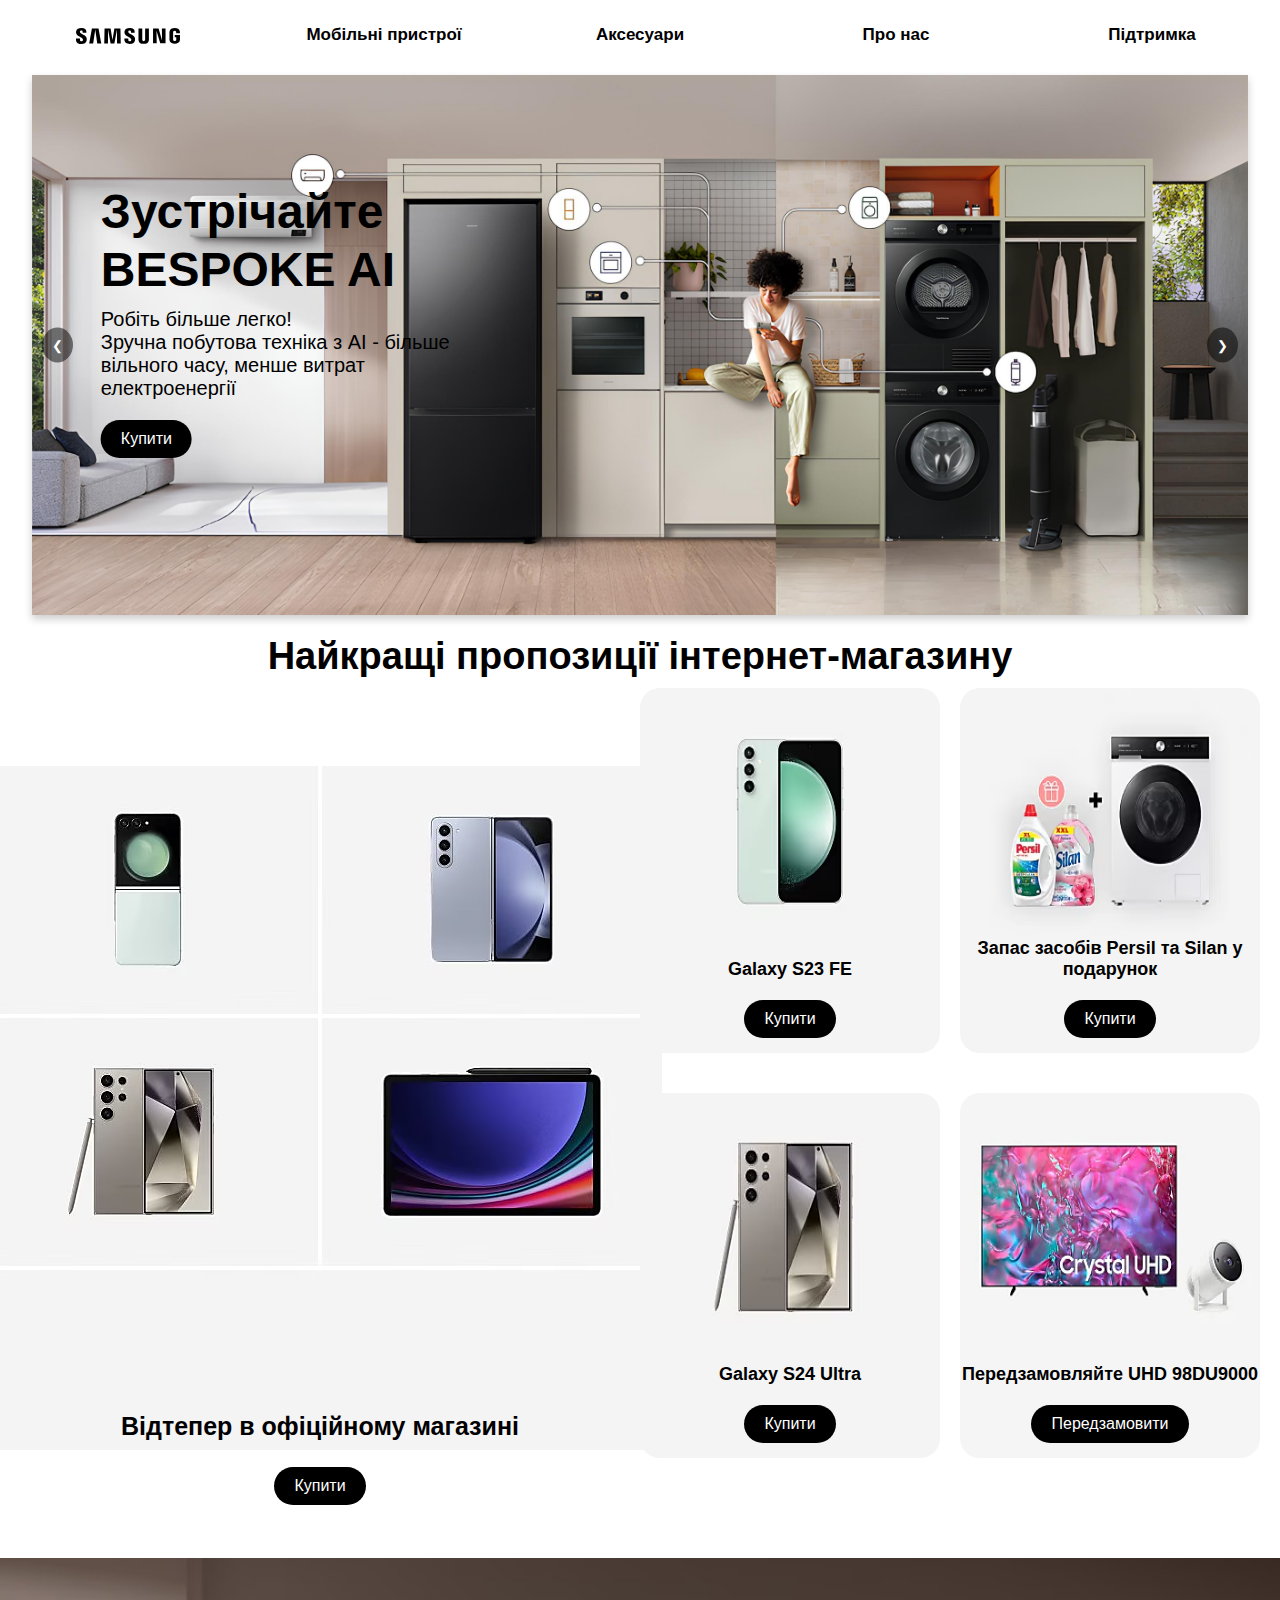
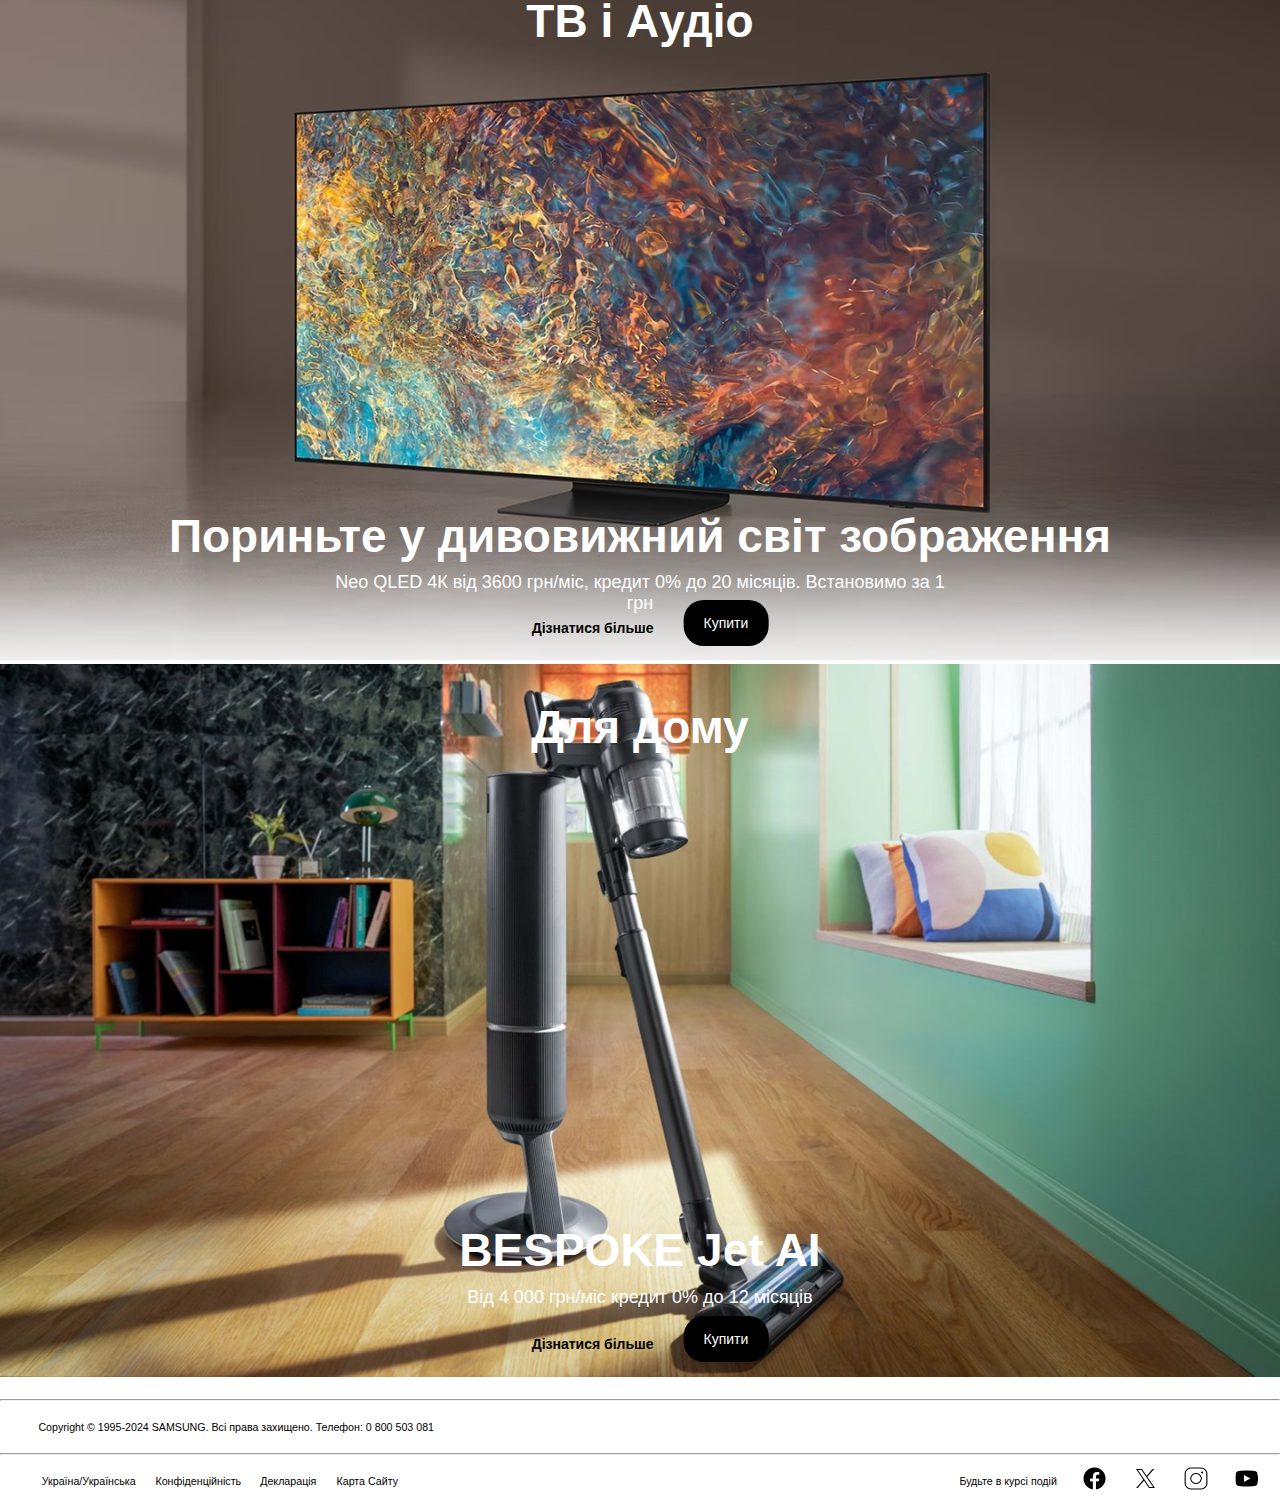
<file: index.html>
<!DOCTYPE html>
<html lang="en">
<head>
    <meta charset="UTF-8">
    <meta name="viewport" content="width=device-width, initial-scale=1.0">
    <title>Samsung</title>
    <link href="https://fonts.cdnfonts.com/css/samsung-sans-4?styles=16048,29956,29957,29955,29954" rel="stylesheet">
    <link href="https://fonts.cdnfonts.com/css/samsungone?styles=20623,20624,20625" rel="stylesheet">
    <link rel="stylesheet" href="style.css">           
</head>
<body>

    <header>
    <section class="section section--nav">
        <nav class="navbar" style="margin-top: 10px; margin-bottom: 5px;">
                <a class="logo" href="index.html"><svg class="icon" xmlns="http://www.w3.org/2000/svg" width="120" height="32" viewBox="0 0 120 32">
                    <rect id="Clear_space" width="120" height="32" fill="none"></rect>
                    <path id="Logo_ratio" d="M0,11.651V10.511H3.994v1.45a1.334,1.334,0,0,0,1.494,1.346A1.3,1.3,0,0,0,6.932,12.3a1.833,1.833,0,0,0-.026-1.113C6.133,9.243.851,8.363.18,5.333a5.347,5.347,0,0,1-.025-2.02C.567.88,2.705,0,5.359,0c2.113,0,5.025.492,5.025,3.754V4.816H6.674V3.884A1.275,1.275,0,0,0,5.282,2.537a1.25,1.25,0,0,0-1.365,1.01,2.021,2.021,0,0,0,.026.777c.437,1.734,6.081,2.667,6.7,5.8a6.943,6.943,0,0,1,.025,2.46C10.307,15.068,8.091,16,5.412,16,2.6,16,0,14.99,0,11.651ZM48.392,11.6V10.46h3.943v1.424A1.312,1.312,0,0,0,53.8,13.23a1.286,1.286,0,0,0,1.443-.984,1.759,1.759,0,0,0-.025-1.088c-.748-1.915-5.979-2.8-6.648-5.825a5.215,5.215,0,0,1-.026-1.994C48.959.932,51.1.052,53.7.052c2.088,0,4.973.518,4.973,3.728V4.816H54.989V3.91a1.268,1.268,0,0,0-1.365-1.346,1.2,1.2,0,0,0-1.34.984,2.017,2.017,0,0,0,.025.777c.412,1.734,6,2.641,6.623,5.747a6.806,6.806,0,0,1,.025,2.434c-.361,2.486-2.551,3.392-5.2,3.392C50.97,15.9,48.392,14.887,48.392,11.6Zm14.121.545a5.876,5.876,0,0,1-.025-.985V.44H66.25V11.495a4.111,4.111,0,0,0,.025.57,1.468,1.468,0,0,0,2.835,0,3.97,3.97,0,0,0,.026-.57V.44H72.9V11.158c0,.285-.026.829-.026.985-.257,2.8-2.448,3.7-5.179,3.7S62.771,14.938,62.513,12.143Zm30.974-.156A7.808,7.808,0,0,1,93.435,11V4.712c0-.259.025-.725.051-.985C93.821.932,96.063.052,98.717.052c2.629,0,4.947.88,5.206,3.676a7.185,7.185,0,0,1,.025.985V5.2h-3.762V4.376a3.1,3.1,0,0,0-.051-.57,1.553,1.553,0,0,0-2.964,0,3.088,3.088,0,0,0-.051.7V11.34a4.17,4.17,0,0,0,.026.57A1.472,1.472,0,0,0,98.717,13a1.406,1.406,0,0,0,1.52-1.087,2.09,2.09,0,0,0,.026-.57V9.165h-1.52V6.99H104V11a7.674,7.674,0,0,1-.052.984c-.257,2.718-2.6,3.676-5.231,3.676S93.744,14.705,93.487,11.987ZM41.049,15.378l-.1-13.825L38.369,15.378H34.607L32.055,1.553l-.1,13.825H28.242L28.551.466h6.056l1.881,11.651L38.369.466h6.055l.335,14.912Zm-19.79,0L19.249,1.553,17.187,15.378H13.168L15.9.466h6.623l2.732,14.912Zm62.977-.155L80.5,2.822l.206,12.4H77.046V.466h5.514l3.5,12.013L85.859.466h3.685V15.224Z" transform="translate(8 8)"></path>
                </svg></a>
                <a class="nav--a" href="mobile.html">Мобільні пристрої</a></li>
                <a class="nav--a" href="accessories.html">Аксесуари</a></li>
                <a class="nav--a" href="about.html">Про нас</a></li>
                <a class="nav--a" href="help.html">Підтримка</a></li>

            </nav>
    </section>
</header>


<main>

    <div id="scroll-to-top-button">
        <button class="back"><img src="img/footer/back-removebg-preview.png" alt=""></button>
      </div>

      

    <div class="carousel">
        <div class="carousel-inner">
            <div class="carousel-item active">
                <img src="img/index/1440x640_DA_One-20240328-1302221.jpg" alt="Image 2">
                <div class="carousel-content">
                    <p class="carousel-title">Зустрічайте <br> BESPOKE AI</p>
                    <p class="carousel-text">Робіть більше легко! <br>
                       Зручна побутова техніка з АІ - більше <br>
                       вільного часу, менше витрат <br>
                       електроенергії 
                    </p>
                    <button class="carousel-buy">Купити</button>
                </div>
            </div>
            <div class="carousel-item">
                <img src="img/index/1440x640_1.4.jpg" alt="Image 1">
                <div style="margin-left: 50px;" class="carousel-content">
                    <p style="color: white;" class="carousel-title">Зробіть кожну мить<br>кращою</p>
                    <p style="color: white;" class="carousel-text">Нова ера телевізорів Samsing AI TV</p>
                    <button class="carousel-buy-white">Купити</button>
                </div>
            </div>
            
            <div class="carousel-item">
                <img src="img/index/image-2024-05-29-14-10-35-014.png" alt="Image 4">
                <div class="carousel-content">
                    <p class="carousel-title" style="font-size: 36px;">Побутова техніка <br>Bespoke AI вітає <br>"Думками навиворіт 2"</p>
                    <p class="carousel-text">Зустрічайте нашу колаборацію з нофим фільмом <br>
                       Disney та Pixar</p>
                    <button class="carousel-buy">Дізнатися більше</button>
                </div>
            </div>
        </div>
        <button class="carousel-button prev" onclick="prevSlide()">❮</button>
        <button class="carousel-button next" onclick="nextSlide()">❯</button>
    </div>
    <script src="script.js"></script>

    <p class="title" style="margin-top: 20px; margin-bottom: 10px;">Найкращі пропозиції інтернет-магазину</p>

    <div class="proposals">
        <div class="proposals-official">
            <img src="img/index/photo_5341753596468911217_x.avif" alt="">
            <p class="official-text">Відтепер в офіційному магазині</p>
            <button class="official-button" >Купити</button>
        </div>
        <div class="proposals-products">
            <div class="block1">
                <div class="container">
                    <img src="img/index/330x330_S23FE1.avif" alt="" >
                    <p class="official-text">Galaxy S23 FE</p>
                    <button class="proposals-button">Купити</button>
                </div>
                <div class="container">
                    <img src="img/index/330x330_Persil_Silan.avif" alt="">
                    <p class="official-text">Запас засобів Persil та Silan у <br>подарунок</p>
                    <button class="proposals-button">Купити</button>
                </div>
            </div>
            <div class="block2">
                <div class="container">
                    <img src="img/index/photo_5341753596468911215_x.avif" alt="">
                    <p class="official-text">Galaxy S24 Ultra</p>
                    <button class="proposals-button">Купити</button>
                </div>
                <div class="container">
                    <img src="img/index/330x330_98_inch1.webp" alt="">
                    <p class="official-text">Передзамовляйте UHD 98DU9000</p>
                    <button class="proposals-button">Передзамовити</button>
                </div>
            </div>
        </div>    
    </div>
 

    <div class="products-container">
        <div class="product">
            <img src="img/index/neoqled8k.jpg" alt="">
            <p class="product-title top">ТВ і Аудіо</p>
            <p class="product-title bottom">Пориньте у дивовижний світ зображення</p>
            <p class="product-text">Neo QLED 4К від 3600 грн/міс, кредит 0% до 20 місяців. Встановимо за 1 грн</p>
            <div class="actions">
                <a class="more" href="">Дізнатися більше</a>
                <button class="product-button">Купити</button>
            </div>
        </div>
        <div class="product">
            <img src="img/index/vacuum1.jpg" alt="">
            <p class="product-title top">Для дому</p>
            <p class="product-title bottom">BESPOKE Jet AI</p>
            <p class="product-text">Від 4 000 грн/міс кредит 0% до 12 місяців</p>
            <div class="actions">
                <a class="more" href="">Дізнатися більше</a>
                <button class="product-button">Купити</button>
            </div>
        </div>
    </div>
</main>
<br>

<footer>
    <hr>
    <p class="footer-copyright">Copyright © 1995-2024 SAMSUNG. Всі права захищено. Телефон:  0 800 503 081</p>
    <hr>
    <div class="footer-language-wrap">
        <div class="footer-language">
            <a href="" style="text-decoration: none;"><p class="footer-copyright">Україна/Українська</p></a>
        </div>
        <div class="footer-terms">
            <ul class="terms">
                <li class="terms-li">
                    <a href="https://www.samsung.com/ua/info/privacy/"><p class="footer-copyright">Конфіденційність</p></a>
                </li>
                <li class="terms-li">
                    <a href="https://www.samsung.com/ua/info/legal/"><p class="footer-copyright">Декларація</p></a>
                </li>
                <li class="terms-li">
                    <a href="https://www.samsung.com/ua/info/sitemap/"><p class="footer-copyright">Карта Сайту</p></a>
                </li>
            </ul>
        </div>
        <div class="footer-sns">
            <p class="footer-copyright">Будьте в курсі подій</p>
            <a href="https://www.facebook.com/SamsungUkraine/"><img src="img/footer/icons8-facebook-новый-50.png" alt=""></a>
            <a href="https://twitter.com/samsungukraine"><img src="img/footer/icons8-твиттерх-50.png" alt=""></a>
            <a href="https://www.instagram.com/samsungua/"><img src="img/footer/icons8-instagram-50.png" alt=""></a>
            <a href="https://www.youtube.com/user/SamsungUkraine/"><img src="img/footer/icons8-youtube-50.png" alt=""></a>

        </div>
    </div>
</footer>
</body>
</html>
</file>
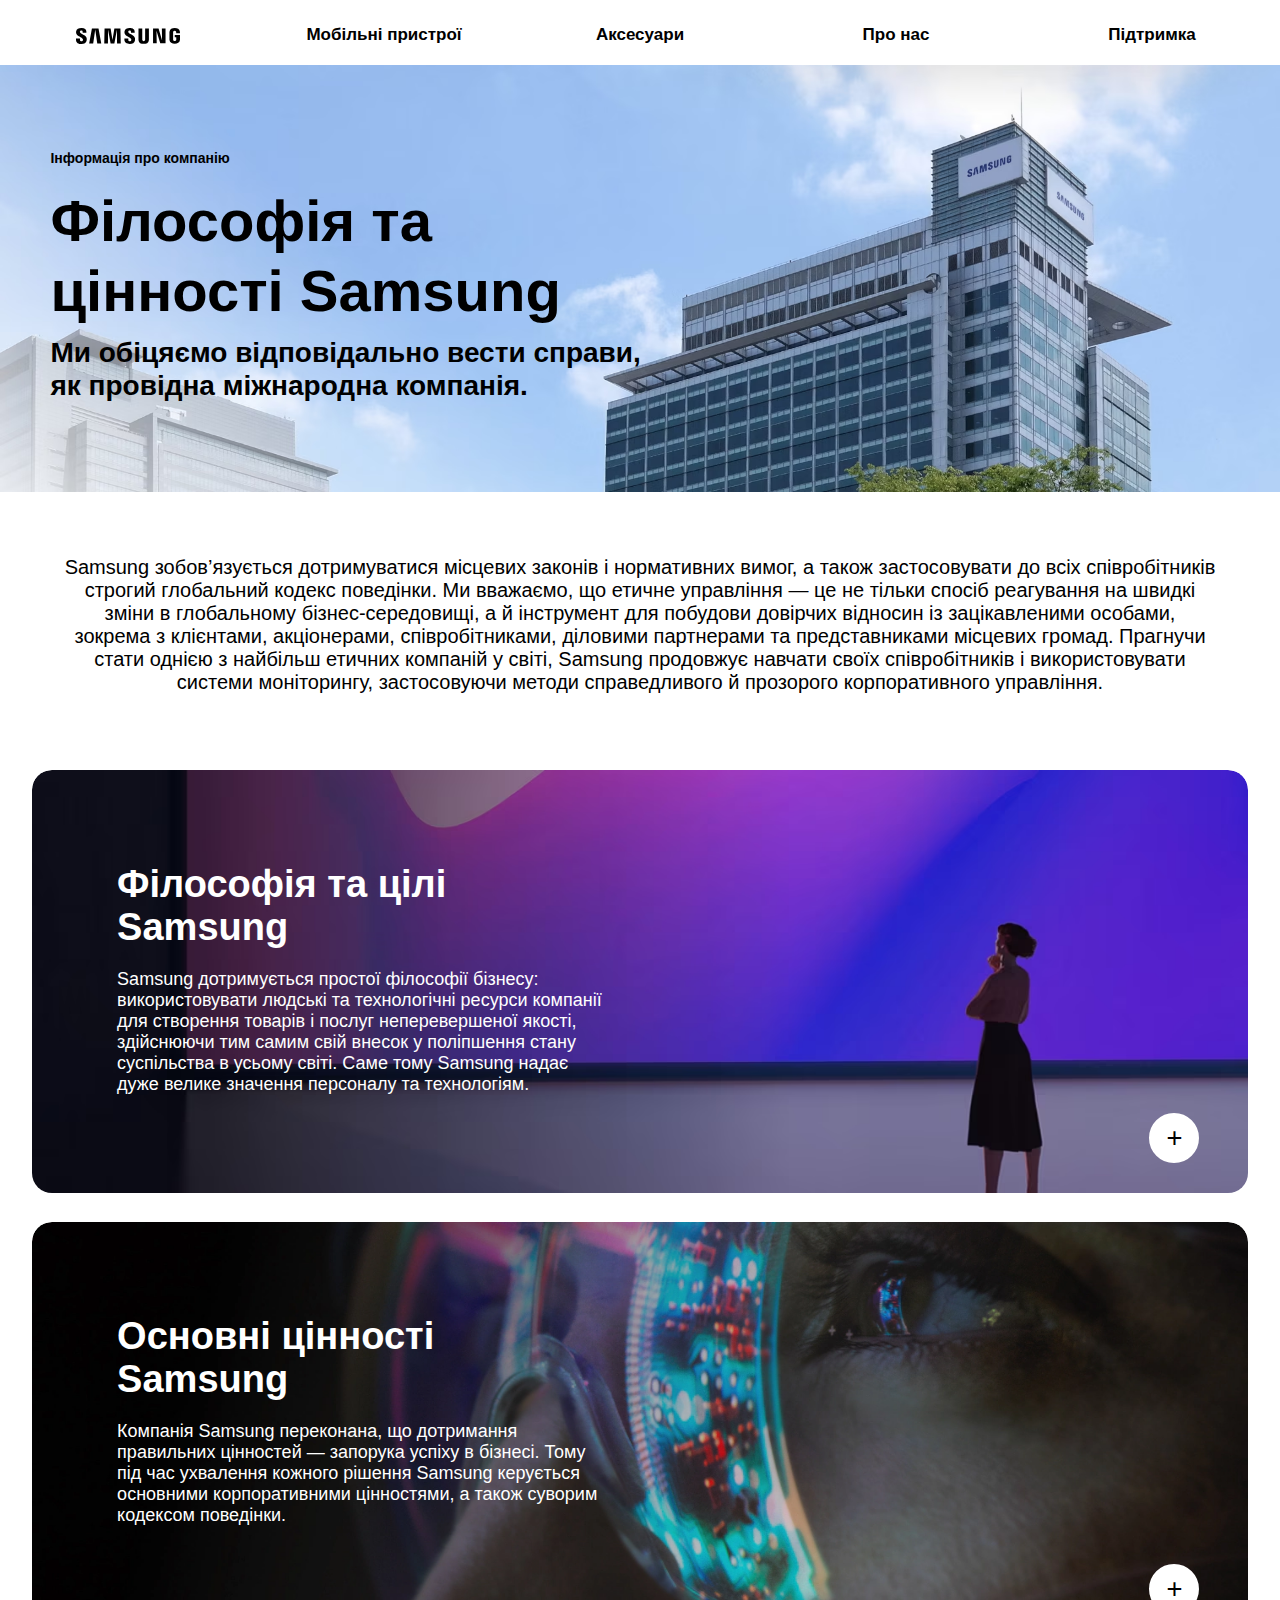
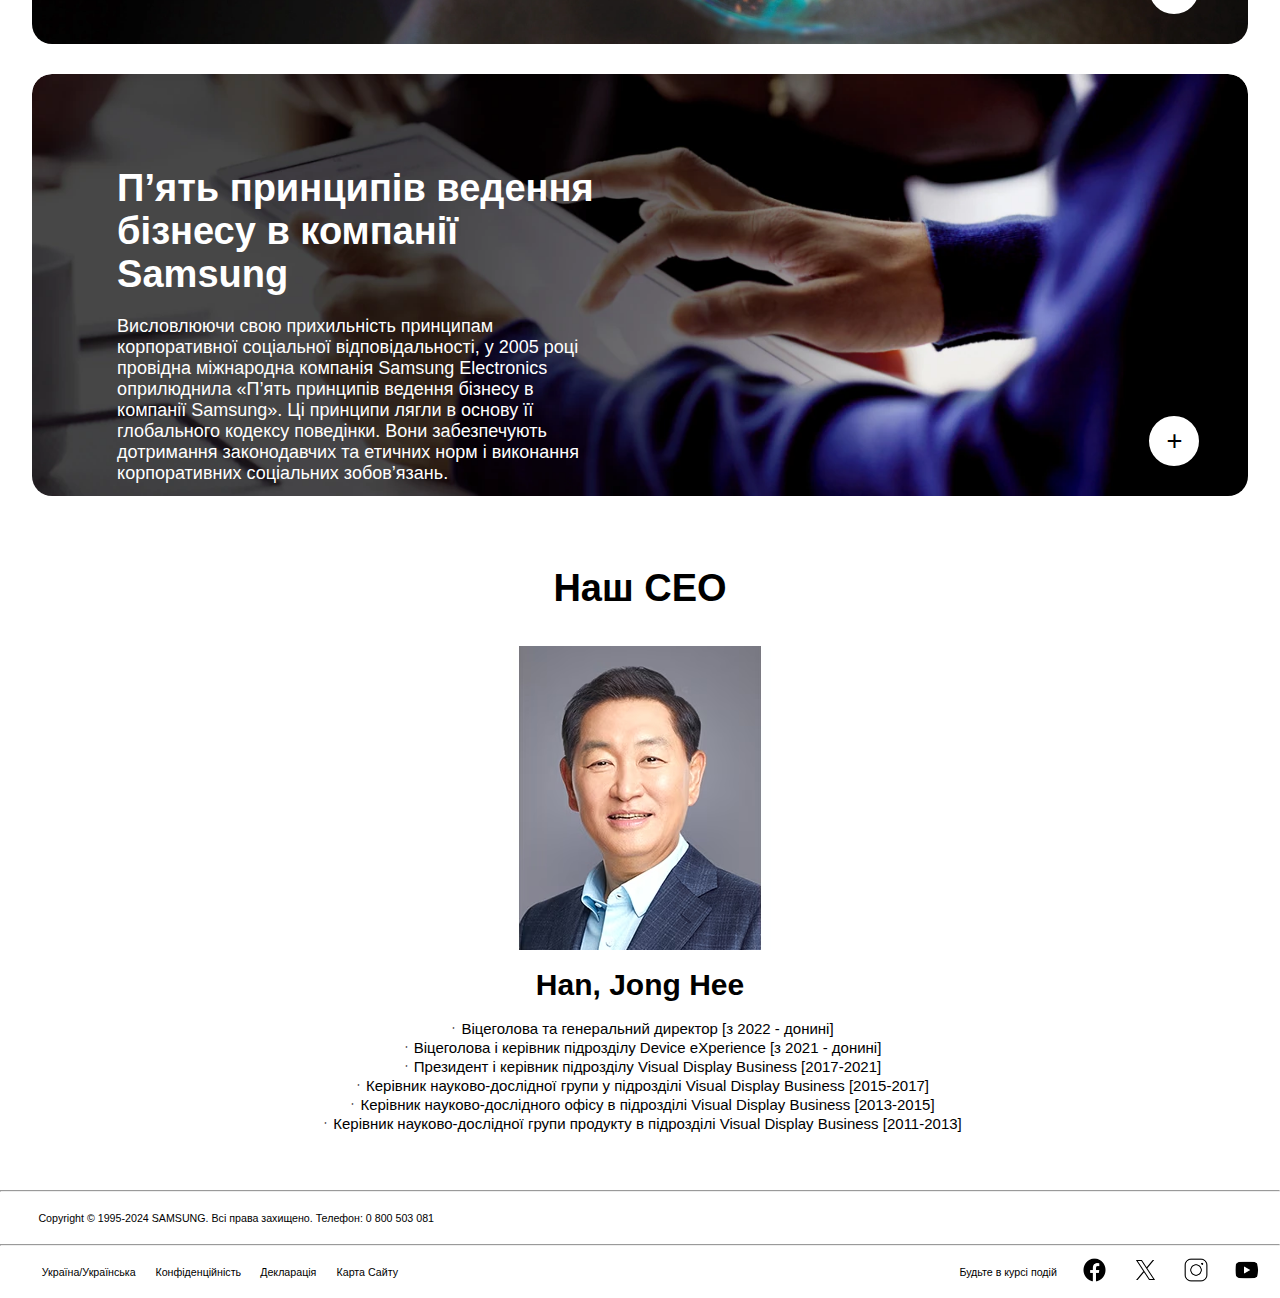
<file: about.html>
<!DOCTYPE html>
<html lang="en">

<head>
    <meta charset="UTF-8">
    <meta name="viewport" content="width=device-width, initial-scale=1.0">
    <title>Samsung</title>
    <link href="https://fonts.cdnfonts.com/css/samsung-sans-4?styles=16048,29956,29957,29955,29954" rel="stylesheet">
    <link href="https://fonts.cdnfonts.com/css/samsungone?styles=20623,20624,20625" rel="stylesheet">
    <link rel="stylesheet" href="style.css">
</head>

<body>

    <header>
        <section class="section section--nav">
            <nav class="navbar" style="margin-top: 10px; margin-bottom: 5px;">
                <a class="logo" href="index.html"><svg class="icon" xmlns="http://www.w3.org/2000/svg" width="120"
                        height="32" viewBox="0 0 120 32">
                        <rect id="Clear_space" width="120" height="32" fill="none"></rect>
                        <path id="Logo_ratio"
                            d="M0,11.651V10.511H3.994v1.45a1.334,1.334,0,0,0,1.494,1.346A1.3,1.3,0,0,0,6.932,12.3a1.833,1.833,0,0,0-.026-1.113C6.133,9.243.851,8.363.18,5.333a5.347,5.347,0,0,1-.025-2.02C.567.88,2.705,0,5.359,0c2.113,0,5.025.492,5.025,3.754V4.816H6.674V3.884A1.275,1.275,0,0,0,5.282,2.537a1.25,1.25,0,0,0-1.365,1.01,2.021,2.021,0,0,0,.026.777c.437,1.734,6.081,2.667,6.7,5.8a6.943,6.943,0,0,1,.025,2.46C10.307,15.068,8.091,16,5.412,16,2.6,16,0,14.99,0,11.651ZM48.392,11.6V10.46h3.943v1.424A1.312,1.312,0,0,0,53.8,13.23a1.286,1.286,0,0,0,1.443-.984,1.759,1.759,0,0,0-.025-1.088c-.748-1.915-5.979-2.8-6.648-5.825a5.215,5.215,0,0,1-.026-1.994C48.959.932,51.1.052,53.7.052c2.088,0,4.973.518,4.973,3.728V4.816H54.989V3.91a1.268,1.268,0,0,0-1.365-1.346,1.2,1.2,0,0,0-1.34.984,2.017,2.017,0,0,0,.025.777c.412,1.734,6,2.641,6.623,5.747a6.806,6.806,0,0,1,.025,2.434c-.361,2.486-2.551,3.392-5.2,3.392C50.97,15.9,48.392,14.887,48.392,11.6Zm14.121.545a5.876,5.876,0,0,1-.025-.985V.44H66.25V11.495a4.111,4.111,0,0,0,.025.57,1.468,1.468,0,0,0,2.835,0,3.97,3.97,0,0,0,.026-.57V.44H72.9V11.158c0,.285-.026.829-.026.985-.257,2.8-2.448,3.7-5.179,3.7S62.771,14.938,62.513,12.143Zm30.974-.156A7.808,7.808,0,0,1,93.435,11V4.712c0-.259.025-.725.051-.985C93.821.932,96.063.052,98.717.052c2.629,0,4.947.88,5.206,3.676a7.185,7.185,0,0,1,.025.985V5.2h-3.762V4.376a3.1,3.1,0,0,0-.051-.57,1.553,1.553,0,0,0-2.964,0,3.088,3.088,0,0,0-.051.7V11.34a4.17,4.17,0,0,0,.026.57A1.472,1.472,0,0,0,98.717,13a1.406,1.406,0,0,0,1.52-1.087,2.09,2.09,0,0,0,.026-.57V9.165h-1.52V6.99H104V11a7.674,7.674,0,0,1-.052.984c-.257,2.718-2.6,3.676-5.231,3.676S93.744,14.705,93.487,11.987ZM41.049,15.378l-.1-13.825L38.369,15.378H34.607L32.055,1.553l-.1,13.825H28.242L28.551.466h6.056l1.881,11.651L38.369.466h6.055l.335,14.912Zm-19.79,0L19.249,1.553,17.187,15.378H13.168L15.9.466h6.623l2.732,14.912Zm62.977-.155L80.5,2.822l.206,12.4H77.046V.466h5.514l3.5,12.013L85.859.466h3.685V15.224Z"
                            transform="translate(8 8)"></path>
                    </svg></a>
                <a class="nav--a" href="mobile.html">Мобільні пристрої</a></li>
                <a class="nav--a" href="accessories.html">Аксесуари</a></li>
                <a class="nav--a" href="about.html">Про нас</a></li>
                <a class="nav--a" href="help.html">Підтримка</a></li>

            </nav>
        </section>
    </header>


    <main>

        <div id="scroll-to-top-button">
            <button class="back"><img src="img/footer/back-removebg-preview.png" alt=""></button>
        </div>

        <div class="carousel-item active">
            <img src="img/about/AS.1_CompanyInfo_img01 (1).avif" alt="Image 2">
            <div class="carousel-content" style="margin-left: 7%;">
                <p class="carousel-text" style="font-weight: bold; font-size: 14px; ">Інформація про компанію<br>
                <p class="carousel-title" style="font-size: 58px; font-family: 'SamsungOne', sans-serif;">Філософія та
                    <br>
                    цінності Samsung
                </p>
                <p class="carousel-title" style="font-size: 28px; font-family: 'SamsungOne', sans-serif;">Ми обіцяємо
                    відповідально вести справи, <br>
                    як провідна міжнародна компанія.
                </p>
            </div>
        </div>

        <p class="carousel-text" style="text-align: center; margin: 5%;">Samsung зобов’язується дотримуватися місцевих
            законів і нормативних вимог, а також застосовувати до всіх співробітників строгий глобальний кодекс
            поведінки. Ми вважаємо, що етичне управління — це не тільки спосіб реагування на швидкі зміни в глобальному
            бізнес-середовищі, а й інструмент для побудови довірчих відносин із зацікавленими особами, зокрема з
            клієнтами, акціонерами, співробітниками, діловими партнерами та представниками місцевих громад. Прагнучи
            стати однією з найбільш етичних компаній у світі, Samsung продовжує навчати своїх співробітників і
            використовувати системи моніторингу, застосовуючи методи справедливого й прозорого корпоративного
            управління.</p>






        <div class="about-card" id="about-card-1">
            <img src="img/about/AS.1_CompanyInfo_img01.avif" alt="">
            <div class="card-info">
                <h2 class="title card-title">Філософія та цілі Samsung</h2>
                <p class="carousel-text">Samsung дотримується простої філософії бізнесу: використовувати людські та
                    технологічні ресурси компанії для створення товарів і послуг неперевершеної якості, здійснюючи тим
                    самим свій внесок у поліпшення стану суспільства в усьому світі. Саме тому Samsung надає дуже велике
                    значення персоналу та технологіям.</p>
            </div>
            <button class="card-more" style="font-family: 'SamsungSans';" id="card-more-1">+</button>
        </div>


        <div id="modal-about-card-1" class="modal">
            <div class="modal-content">
                <span class="close" id="close-modal-about-card-1">&times;</span>
                <p class="title">Філософія та цілі Samsung</p>
                <div class="modal-main-text">
                    <p class="title modal-title">1: Допомога людям у реалізації їхнього потенціалу</p>
                    <p class="title modal-small-title">Опора на кадрові ресурси та технології</p>
                    <p class="modal-text">· Розвиток кадрових ресурсів і отримання технічної переваги завдяки принципам
                        управління <br>
                        · Посилення синергетичного ефекту всієї системи управління за рахунок кадрових ресурсів і
                        технологій</p>
                </div>
                <div class="modal-main-text">
                    <p class="title modal-title">2: Наші внутрішні цілі</p>
                    <p class="title modal-small-title">Створення найкращих товарів і послуг</p>
                    <p class="modal-text">· Створення товарів і послуг, що максимально задовольняють клієнтів <br>
                        · Збереження першого місця у світі у відповідному напрямку діяльності</p>
                </div>
                <div class="modal-main-text">
                    <p class="title modal-title">3: Цілі за межами Samsung</p>
                    <p class="title modal-small-title">Внесок у розвиток суспільства</p>
                    <p class="modal-text">· Внесок у досягнення спільних інтересів і підвищення рівня життя <br>
                        · Виконання взятих на себе зобов’язань як члена спільноти
                    </p>
                </div>
            </div>
        </div>


        <div class="about-card" id="about-card-2">
            <img src="img/about/AS.1_CompanyInfo_img03.webp" alt="">
            <div class="card-info">
                <h2 class="title card-title">Основні цінності Samsung</h2>
                <p class="carousel-text">Компанія Samsung переконана, що дотримання правильних цінностей — запорука
                    успіху в бізнесі. Тому під час ухвалення кожного рішення Samsung керується основними корпоративними
                    цінностями, а також суворим кодексом поведінки. </p>
            </div>
            <button class="card-more" style="font-family: 'SamsungSans';" id="card-more-2">+</button>
        </div>


        <div id="modal-about-card-2" class="modal">
            <div class="modal-content">
                <span class="close" id="close-modal-about-card-2">&times;</span>
                <p class="title">Основні цінності Samsung</p>
                <div class="modal-main-text">
                    <p class="title modal-title">Люди</p>
                    <p class="modal-text">Компанія — це перш за все люди, які в ній працюють. У компанії Samsung ми
                        створюємо для співробітників широкі можливості, що дають змогу повністю розкрити їхній
                        потенціал.</p>
                </div>
                <div class="modal-main-text">
                    <p class="title modal-title">Досконалість</p>
                    <p class="modal-text">Усе, що створює компанія Samsung, продиктовано прагненням до досконалості та
                        зобов’язанням постачати на ринок товари й послуги високої якості.</p>
                </div>
                <div class="modal-main-text">
                    <p class="title modal-title">Зміна</p>
                    <p class="modal-text">З моменту самого заснування компанії наші погляди спрямовано в майбутнє, щоб
                        передбачати ринковий попит і забезпечувати успіх компанії в довгостроковій перспективі. </p>
                </div>
                <div class="modal-main-text">
                    <p class="title modal-title">Цілісність
                    </p>
                    <p class="modal-text">Етика і мораль — ось основа нашого бізнесу. Будь-яке наше рішення ухвалюється
                        з урахуванням загальноприйнятих моральних цінностей, а саме справедливості, поваги до всіх
                        зацікавлених сторін і повної прозорості.

                    </p>
                </div>
                <div class="modal-main-text">
                    <p class="title modal-title">Взаємне процвітання
                    </p>
                    <p class="modal-text">Компанія Samsung піклується про суспільство та довкілля всюди, де веде свою
                        діяльність.

                    </p>
                </div>
            </div>
        </div>

        <div class="about-card" id="about-card-3">
            <img src="img/about/AS.1_CompanyInfo_img04.webp" alt="">
            <div class="card-info">
                <h2 class="title card-title">П’ять принципів ведення <br>бізнесу в компанії Samsung
                </h2>
                <p class="carousel-text">Висловлюючи свою прихильність принципам корпоративної соціальної
                    відповідальності, у 2005 році провідна міжнародна компанія Samsung Electronics оприлюднила
                    «П’ять принципів ведення бізнесу в компанії Samsung». Ці принципи лягли в основу її глобального
                    кодексу поведінки. Вони забезпечують дотримання законодавчих та етичних норм і виконання
                    корпоративних соціальних зобов’язань.
                </p>
            </div>
            <button class="card-more" style="font-family: 'SamsungSans';" id="card-more-3">+</button>
        </div>


        <div id="modal-about-card-3" class="modal">
            <div class="modal-content">
                <span class="close" id="close-modal-about-card-3">&times;</span>
                <p class="title">П’ять принципів ведення бізнесу в компанії <br>Samsung
                </p>
                <div class="modal-main-text">
                    <p class="title modal-title">1: Ми дотримуємося законів і етичних норм</p>

                    <p class="title modal-small-title">Ми поважаємо гідність та індивідуальність кожної особи.</p>
                    <p class="modal-text">Ми дотримуємось основних прав людини. Примусова праця, дискримінація в
                        заробітній платі й експлуатація дитячої праці не допускаються за жодних обставин. Ми не
                        обмежуємо права зацікавлених осіб, зокрема клієнтів і співробітників, і не дискримінуємо їх
                        за національною, расовою, статевою, релігійною чи іншою ознакою.</p>

                    <p class="title modal-small-title">Ми ведемо чесну конкурентну боротьбу відповідно до законів і
                        ділової етики. </p>
                    <p class="modal-text">Ми дотримуємося законодавства країн і регіональних громад, на території
                        яких ведемо свою діяльність, а також поважаємо стандарти та практики чесної конкуренції. Ми
                        не отримуємо прибуток у результаті ведення незаконної або недобросовісної діяльності. Ми не
                        даємо та не приймаємо подарунків і хабарів, а також не використовуємо інші способи підкупу
                        осіб, з якими ведемо справи.

                    </p>

                    <p class="title modal-small-title">Ми дотримуємося принципу прозорої звітності та ведемо точний
                        бухгалтерський облік.
                    </p>
                    <p class="modal-text">Ми точно фіксуємо всі торгові та господарські операції, щоб довести
                        зацікавленим особам, що діяльність компанії відповідає міжнародним стандартам
                        бухгалтерського обліку, а також стандартам відповідних країн. Згідно з вимогами
                        законодавства, ми забезпечуємо прозорість відомостей про компанію в основних аспектах
                        управління, таких як зміни у фінансовому стані компанії.

                    </p>

                    <p class="title modal-small-title">Ми не втручаємося в політичні справи та зберігаємо
                        нейтралітет.
                    </p>
                    <p class="modal-text">Ми поважаємо політичні права та думки кожної людини й не ведемо політичну
                        діяльність всередині компанії. Ми не використовуємо кошти, персонал, приміщення та інші
                        ресурси компанії в політичних цілях.
                    </p>


                </div>
                <div class="modal-main-text">
                    <p class="title modal-title">2: Ми підтримуємо чистоту організаційної культури</p>
                    <p class="title modal-small-title">Ми чітко відокремлюємо особисте та суспільне життя співробітників
                        від їхньої робочої діяльності.
                    </p>
                    <p class="modal-text">У разі конфлікту між компанією та приватною особою ми віддаємо пріоритет
                        законним інтересам компанії. Ми не використовуємо в особистих інтересах власність компанії та
                        службове становище й не беремо участі в такій незаконній діяльності, як привласнення чи розтрата
                        майна компанії. Ми не проводимо операцій із цінними паперами, зокрема покупку та продаж акцій, з
                        використанням офіційно отриманої інформації.

                    </p>
                    <p class="title modal-small-title">Ми захищаємо й поважаємо інтелектуальну власність компанії та
                        інших осіб.
                    </p>
                    <p class="modal-text">Ми не оприлюднюємо дані про інтелектуальну власність і конфіденційну
                        інформацію без попереднього дозволу або згоди. Ми поважаємо інтелектуальну власність інших осіб
                        і уникаємо дій, що порушують їхні права, як-от несанкціонованого використання чужої
                        інтелектуальної власності, її відтворення, розповсюдження чи внесення змін до неї.

                    </p>
                    <p class="title modal-small-title">Ми створюємо в компанії здорову атмосферу.
                    </p>
                    <p class="modal-text">Ми забороняємо дії, що завдають шкоди здоровим відносинам в колективі, як-от
                        сексуальні домагання, неприйнятні фінансові операції між співробітниками чи прояви насильства.
                        Ми не формуємо фракції, які можуть призвести до конфліктів у групі, і не організовуємо закриті
                        групи.

                    </p>

                </div>
                <div class="modal-main-text">
                    <p class="title modal-title">3: Ми поважаємо клієнтів, акціонерів і співробітників
                    </p>
                    <p class="title modal-small-title">Вдоволення клієнта — наш головний пріоритет.
                    </p>
                    <p class="modal-text">Ми постачаємо продукцію та надаємо послуги, що відповідають потребам і
                        очікуванням клієнтів. Ми підтримуємо щирі й дружні відносини з клієнтами і розглядаємо всі їхні
                        пропозиції та скарги. Ми також поважаємо інформацію наших клієнтів.

                    </p>
                    <p class="title modal-small-title">Наш підхід до управління орієнтовано на вартість акцій.
                    </p>
                    <p class="modal-text">Ми прагнемо забезпечити довгострокову вигоду для акціонерів за рахунок
                        раціональних інвестицій і ефективного управління. Ми прагнемо отримувати стабільний прибуток і
                        збільшувати ринкову вартість компанії завдяки послідовній управлінській діяльності. До того ж,
                        ми поважаємо права, розумні вимоги та ідеї акціонерів.

                    </p>
                    <p class="title modal-small-title">Ми докладаємо зусиль для поліпшення якості життя наших
                        співробітників.
                    </p>
                    <p class="modal-text">Ми надаємо всім співробітникам рівні можливості та ставимося до них
                        справедливо відповідно до їхніх здібностей і показників ефективності. Ми закликаємо
                        співробітників постійно займатися самовдосконаленням і підтримуємо поліпшення, потрібні для
                        виконання робочих обов’язків. Крім того, ми прагнемо сформувати робочу середовище, яке сприятиме
                        проявам особистої ініціативи та творчого підходу.

                    </p>
                </div>
                <div class="modal-main-text">
                    <p class="title modal-title">4: Ми дбаємо про довкілля, безпеку та здоров’я
                    </p>
                    <p class="title modal-small-title">Ми — прихильники екологічно-безпечного управління.
                    </p>
                    <p class="modal-text">Ми дотримуємося міжнародних стандартів, відповідних законів і правил
                        внутрішнього розпорядку, пов’язаних із захистом довкілля. Ми докладаємо всіх зусиль для захисту
                        довкілля в усіх напрямках діяльності, включно з розробками, виробництвом і продажем. Ми подаємо
                        приклад ефективного використання ресурсів, зокрема їхньої переробки.

                    </p>
                    <p class="title modal-small-title">Ми піклуємося про здоров’я та безпеку людей.
                    </p>
                    <p class="modal-text">Ми дотримуємося міжнародних стандартів, відповідних законів та правил
                        внутрішнього розпорядку, пов’язаних із забезпеченням безпеки. Ми дотримуємося правил техніки
                        безпеки, створюємо комфортне робоче середовище та запобігаємо нещасним випадкам.

                    </p>
                </div>
                <div class="modal-main-text">
                    <p class="title modal-title">5: Ми — соціально відповідальна компанія
                    </p>
                    <p class="title modal-small-title">Ми сумлінно виконуємо свої зобов’язання, проявляючи високу
                        соціальну відповідальність.
                    </p>
                    <p class="modal-text">Ми прагнемо підвищувати довіру до нашої компанії, виконуючи обов’язки члена
                        місцевої спільноти. Ми докладаємо всіх зусиль для створення нових робочих місць і усвідомлюємо
                        свої обов’язки як платника податків.

                    </p>
                    <p class="title modal-small-title">Ми будуємо взаємовигідні відносини з діловими партнерами на
                        засадах взаємного процвітання.
                    </p>
                    <p class="modal-text">Ми формуємо двосторонні стосунки, засновані на взаємній довірі, з нашими
                        діловими партнерами та визнаємо їх стратегічними співробітниками. Ми прагнемо колективного
                        зростання та посилення конкурентоспроможності наших партнерів за допомогою етичної та законної
                        підтримки.

                    </p>
                    <p class="title modal-small-title">Ми поважаємо регіональні традиції та культуру і прагнемо до
                        взаємовигідної співпраці й процвітання.
                    </p>
                    <p class="modal-text">Ми поважаємо закони, культуру та цінності регіональних спільнот і робимо
                        внесок у покращення якості життя місцевих жителів. Ми допомагаємо розвивати здорове суспільство,
                        проводячи освітні, культурні та спортивні заходи, що викликають суспільний інтерес. Ми активно
                        беремо участь у соціальній роботі, займаючись волонтерською діяльністю та надаючи допомогу в
                        разі стихійних лих.

                    </p>

                </div>
            </div>
        </div>
        <script src="script.js"></script>

        <br><br><br>
        <p class="title" style="font-family: 'SamsungOne', sans-serif;">Наш CEO</p>
        <br><br>
        <img src="img/about/about-us_companyInfo_ceo_img01_pc.avif" alt="" style="margin: auto;">
        <br>
        <p class="title" style="font-size: 30px;">Han, Jong Hee</p>
        <br>
        <p class="carousel-text" style="text-align: center; font-size: 15px;">ㆍВіцеголова та генеральний директор [з
            2022 - донині] <br>
            ㆍВіцеголова і керівник підрозділу Device eXperience [з 2021 - донині] <br>
            ㆍПрезидент і керівник підрозділу Visual Display Business [2017-2021] <br>
            ㆍКерівник науково-дослідної групи у підрозділі Visual Display Business [2015-2017] <br>
            ㆍКерівник науково-дослідного офісу в підрозділі Visual Display Business [2013-2015] <br>
            ㆍКерівник науково-дослідної групи продукту в підрозділі Visual Display Business [2011-2013]</p>

        <br><br>
    </main>



    <footer>
        <hr>
        <p class="footer-copyright">Copyright © 1995-2024 SAMSUNG. Всі права захищено. Телефон: 0 800 503 081</p>
        <hr>
        <div class="footer-language-wrap">
            <div class="footer-language">
                <a href="" style="text-decoration: none;">
                    <p class="footer-copyright">Україна/Українська</p>
                </a>
            </div>
            <div class="footer-terms">
                <ul class="terms">
                    <li class="terms-li">
                        <a href="https://www.samsung.com/ua/info/privacy/">
                            <p class="footer-copyright">Конфіденційність</p>
                        </a>
                    </li>
                    <li class="terms-li">
                        <a href="https://www.samsung.com/ua/info/legal/">
                            <p class="footer-copyright">Декларація</p>
                        </a>
                    </li>
                    <li class="terms-li">
                        <a href="https://www.samsung.com/ua/info/sitemap/">
                            <p class="footer-copyright">Карта Сайту</p>
                        </a>
                    </li>
                </ul>
            </div>
            <div class="footer-sns">
                <p class="footer-copyright">Будьте в курсі подій</p>
                <a href="https://www.facebook.com/SamsungUkraine/"><img src="img/footer/icons8-facebook-новый-50.png"
                        alt=""></a>
                <a href="https://twitter.com/samsungukraine"><img src="img/footer/icons8-твиттерх-50.png" alt=""></a>
                <a href="https://www.instagram.com/samsungua/"><img src="img/footer/icons8-instagram-50.png" alt=""></a>
                <a href="https://www.youtube.com/user/SamsungUkraine/"><img src="img/footer/icons8-youtube-50.png"
                        alt=""></a>

            </div>
        </div>
    </footer>
</body>

</html>
</file>
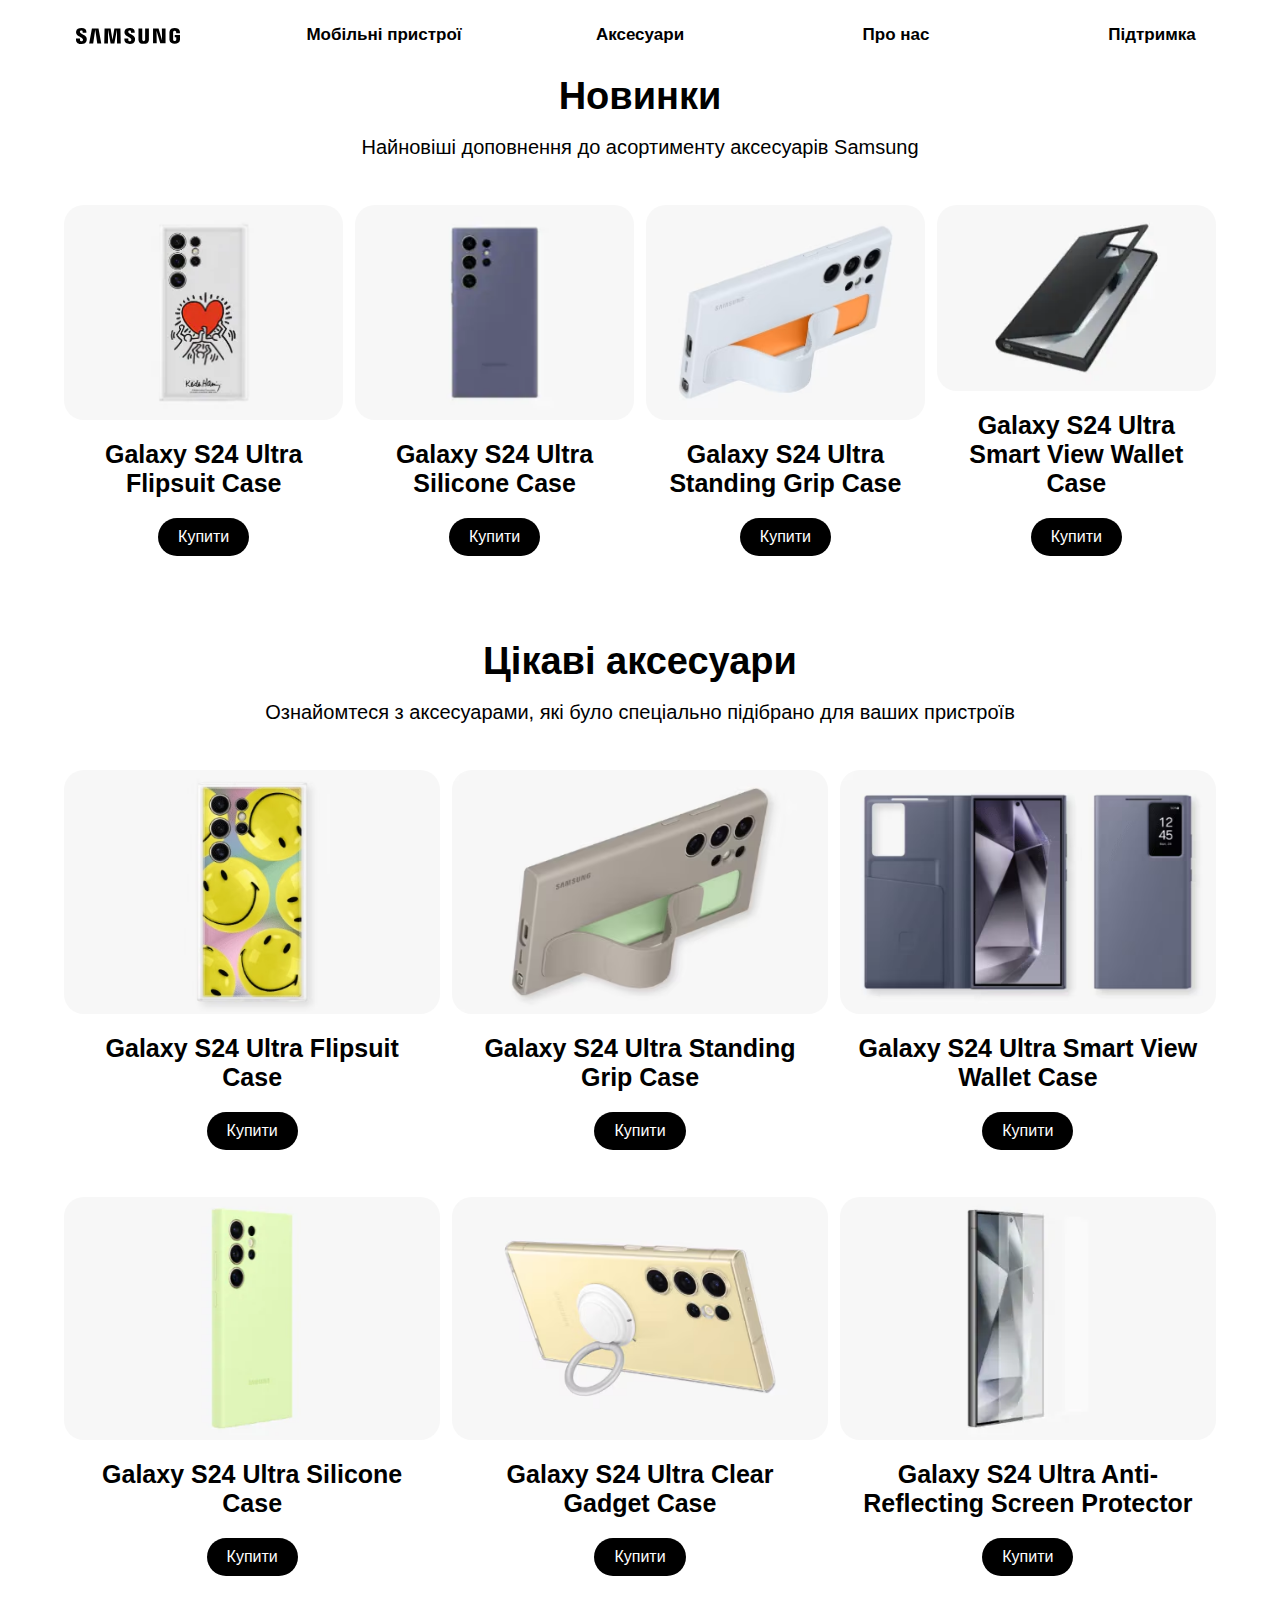
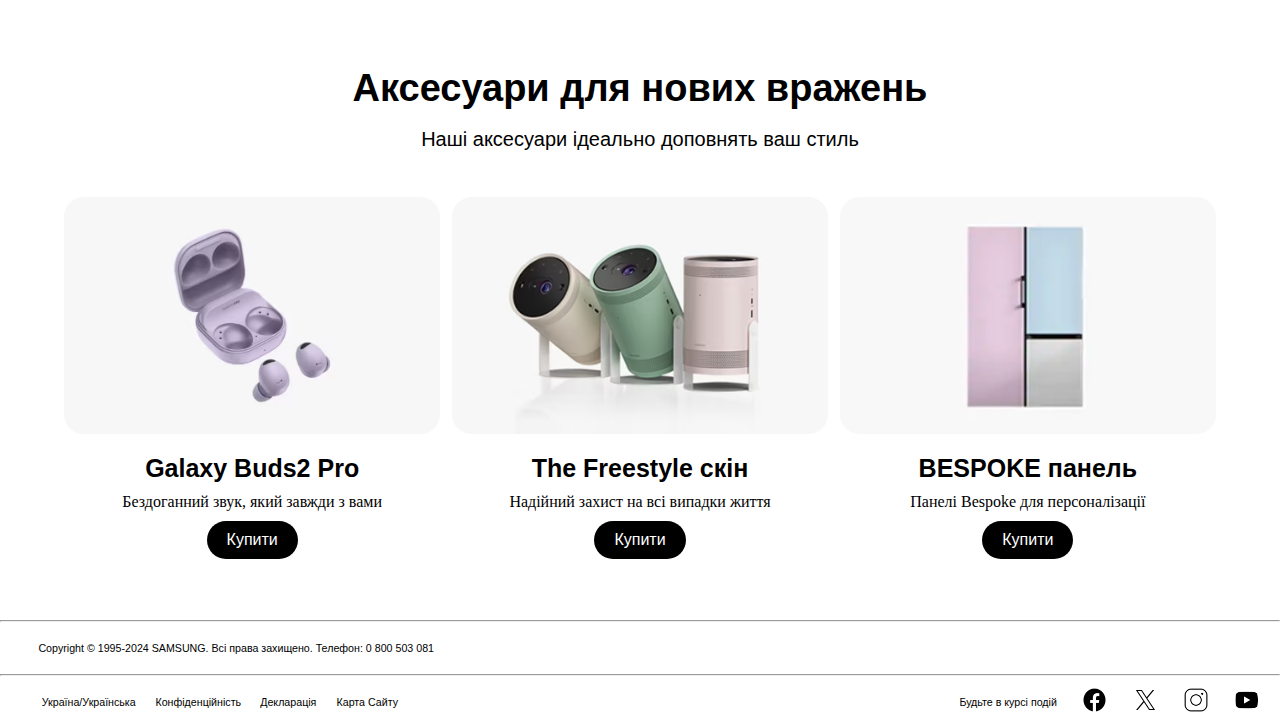
<file: accessories.html>
<!DOCTYPE html>
<html lang="en">

<head>
    <meta charset="UTF-8">
    <meta name="viewport" content="width=device-width, initial-scale=1.0">
    <title>Samsung</title>
    <link href="https://fonts.cdnfonts.com/css/samsung-sans-4?styles=16048,29956,29957,29955,29954" rel="stylesheet">
    <link href="https://fonts.cdnfonts.com/css/samsungone?styles=20623,20624,20625" rel="stylesheet">
    <link rel="stylesheet" href="style.css">
</head>

<body>

    <header>
        <section class="section section--nav">
            <nav class="navbar" style="margin-top: 10px; margin-bottom: 5px;">
                <a class="logo" href="index.html"><svg class="icon" xmlns="http://www.w3.org/2000/svg" width="120"
                        height="32" viewBox="0 0 120 32">
                        <rect id="Clear_space" width="120" height="32" fill="none"></rect>
                        <path id="Logo_ratio"
                            d="M0,11.651V10.511H3.994v1.45a1.334,1.334,0,0,0,1.494,1.346A1.3,1.3,0,0,0,6.932,12.3a1.833,1.833,0,0,0-.026-1.113C6.133,9.243.851,8.363.18,5.333a5.347,5.347,0,0,1-.025-2.02C.567.88,2.705,0,5.359,0c2.113,0,5.025.492,5.025,3.754V4.816H6.674V3.884A1.275,1.275,0,0,0,5.282,2.537a1.25,1.25,0,0,0-1.365,1.01,2.021,2.021,0,0,0,.026.777c.437,1.734,6.081,2.667,6.7,5.8a6.943,6.943,0,0,1,.025,2.46C10.307,15.068,8.091,16,5.412,16,2.6,16,0,14.99,0,11.651ZM48.392,11.6V10.46h3.943v1.424A1.312,1.312,0,0,0,53.8,13.23a1.286,1.286,0,0,0,1.443-.984,1.759,1.759,0,0,0-.025-1.088c-.748-1.915-5.979-2.8-6.648-5.825a5.215,5.215,0,0,1-.026-1.994C48.959.932,51.1.052,53.7.052c2.088,0,4.973.518,4.973,3.728V4.816H54.989V3.91a1.268,1.268,0,0,0-1.365-1.346,1.2,1.2,0,0,0-1.34.984,2.017,2.017,0,0,0,.025.777c.412,1.734,6,2.641,6.623,5.747a6.806,6.806,0,0,1,.025,2.434c-.361,2.486-2.551,3.392-5.2,3.392C50.97,15.9,48.392,14.887,48.392,11.6Zm14.121.545a5.876,5.876,0,0,1-.025-.985V.44H66.25V11.495a4.111,4.111,0,0,0,.025.57,1.468,1.468,0,0,0,2.835,0,3.97,3.97,0,0,0,.026-.57V.44H72.9V11.158c0,.285-.026.829-.026.985-.257,2.8-2.448,3.7-5.179,3.7S62.771,14.938,62.513,12.143Zm30.974-.156A7.808,7.808,0,0,1,93.435,11V4.712c0-.259.025-.725.051-.985C93.821.932,96.063.052,98.717.052c2.629,0,4.947.88,5.206,3.676a7.185,7.185,0,0,1,.025.985V5.2h-3.762V4.376a3.1,3.1,0,0,0-.051-.57,1.553,1.553,0,0,0-2.964,0,3.088,3.088,0,0,0-.051.7V11.34a4.17,4.17,0,0,0,.026.57A1.472,1.472,0,0,0,98.717,13a1.406,1.406,0,0,0,1.52-1.087,2.09,2.09,0,0,0,.026-.57V9.165h-1.52V6.99H104V11a7.674,7.674,0,0,1-.052.984c-.257,2.718-2.6,3.676-5.231,3.676S93.744,14.705,93.487,11.987ZM41.049,15.378l-.1-13.825L38.369,15.378H34.607L32.055,1.553l-.1,13.825H28.242L28.551.466h6.056l1.881,11.651L38.369.466h6.055l.335,14.912Zm-19.79,0L19.249,1.553,17.187,15.378H13.168L15.9.466h6.623l2.732,14.912Zm62.977-.155L80.5,2.822l.206,12.4H77.046V.466h5.514l3.5,12.013L85.859.466h3.685V15.224Z"
                            transform="translate(8 8)"></path>
                    </svg></a>
                <a class="nav--a" href="mobile.html">Мобільні пристрої</a></li>
                <a class="nav--a" href="accessories.html">Аксесуари</a></li>
                <a class="nav--a" href="about.html">Про нас</a></li>
                <a class="nav--a" href="help.html">Підтримка</a></li>

            </nav>
        </section>
    </header>


    <main>
        <div id="scroll-to-top-button">
            <button class="back"><img src="img/footer/back-removebg-preview.png" alt=""></button>
        </div>

        <script src="script.js"></script>

        <p class="title" style="margin-top: 10px;">Новинки</p><br>
        <p style="font-family: 'SamsungOne', sans-serif;font-size: 20px;">Найновіші доповнення до асортименту аксесуарів
            Samsung</p>
        <br><br>

        <div class="accessories-split">
            <div class="accessories-split-container">
                <img class="img" src="img/accessories/01_new_EF-MS928_PC.webp" alt="">
                <div class="content">
                    <p class="title">Galaxy S24 Ultra Flipsuit Case
                    </p>
                    <button class="carousel-buy">Купити</button>
                </div>
            </div>
            <div class="accessories-split-container">
                <img class="img" src="img/accessories/02_new_EF-PS928_PC.webp" alt="">
                <div class="content">
                    <p class="title">Galaxy S24 Ultra Silicone Case
                    </p>
                    <button class="carousel-buy">Купити</button>
                </div>
            </div>
            <div class="accessories-split-container">
                <img class="img" src="img/accessories/03_new_EF-GS928_PC.avif" alt="">
                <div class="content">
                    <p class="title">Galaxy S24 Ultra Standing Grip Case
                    </p>
                    <button class="carousel-buy">Купити</button>
                </div>
            </div>
            <div class="accessories-split-container">
                <img class="img" src="img/accessories/04_new_EF-ZS928_PC.webp" alt="">
                <div class="content">
                    <p class="title">Galaxy S24 Ultra Smart View Wallet Case
                    </p>
                    <button class="carousel-buy">Купити</button>
                </div>
            </div>
        </div>
        <br><br> <br>


        <p class="title">Цікаві аксесуари
        </p><br>
        <p style="font-family: 'SamsungOne', sans-serif;font-size: 20px;">Ознайомтеся з аксесуарами, які було спеціально
            підібрано для ваших пристроїв</p>
        <br><br>

        <div class="accessories-split">
            <div class="accessories-split-container">
                <img class="img" src="img/accessories/01_explore_EF-MS928_PC.avif" alt="">
                <div class="content">
                    <p class="title">Galaxy S24 Ultra Flipsuit <br>Case
                    </p>
                    <button class="carousel-buy">Купити</button>
                </div>
            </div>
            <div class="accessories-split-container">
                <img class="img" src="img/accessories/02_explore_EF-GS928_PC.avif" alt="">
                <div class="content">
                    <p class="title">Galaxy S24 Ultra Standing Grip Case

                    </p>
                    <button class="carousel-buy">Купити</button>
                </div>
            </div>
            <div class="accessories-split-container">
                <img class="img" src="img/accessories/03_explore_EF-ZS928_PC.avif" alt="">
                <div class="content">
                    <p class="title">Galaxy S24 Ultra Smart View Wallet Case

                    </p>
                    <button class="carousel-buy">Купити</button>
                </div>
            </div>
        </div>

        <div class="accessories-split">
            <div class="accessories-split-container">
                <img class="img" src="img/accessories/04_explore_EF-PS928_PC.webp" alt="">
                <div class="content">
                    <p class="title">Galaxy S24 Ultra Silicone <br>Case

                    </p>
                    <button class="carousel-buy">Купити</button>
                </div>
            </div>
            <div class="accessories-split-container">
                <img class="img" src="img/accessories/05_explore_EF-XS928_PC.avif" alt="">
                <div class="content">
                    <p class="title">Galaxy S24 Ultra Clear Gadget Case

                    </p>
                    <button class="carousel-buy">Купити</button>
                </div>
            </div>
            <div class="accessories-split-container">
                <img class="img" src="img/accessories/06_explore_EF-US928_PC.webp" alt="">
                <div class="content">
                    <p class="title">Galaxy S24 Ultra Anti-Reflecting Screen Protector

                    </p>
                    <button class="carousel-buy">Купити</button>
                </div>
            </div>
        </div>
        <br><br> <br>

        <p class="title">Аксесуари для нових вражень
        </p><br>
        <p style="font-family: 'SamsungOne', sans-serif;font-size: 20px;">Наші аксесуари ідеально доповнять ваш стиль
        </p>
        <br><br>

        <div class="accessories-split">
            <div class="accessories-split-container">
                <img class="img" src="img/accessories/01_enrich_buds2pro_PC.avif" alt="">
                <div class="content">
                    <p class="title">Galaxy Buds2 Pro

                    </p>
                    <p class="split-text">Бездоганний звук, який завжди з вами

                    </p>

                    <button class="carousel-buy">Купити</button>
                </div>
            </div>
            <div class="accessories-split-container">
                <img class="img" src="img/accessories/0916_CrossGBM_Accessories_Enrich_Thefreestyle_PC2.avif" alt="">
                <div class="content">
                    <p class="title">The Freestyle скін
                    </p>
                    <p class="split-text">Надійний захист на всі випадки життя
                    </p>
                    <button class="carousel-buy">Купити</button>
                </div>
            </div>
            <div class="accessories-split-container">
                <img class="img" src="img/accessories/0916_CrossGBM_Accessories_Enrich_Bespoke_PC3.webp" alt="">
                <div class="content">
                    <p class="title">BESPOKE панель
                    </p>
                    <p class="split-text">Панелі Bespoke для персоналізації


                    </p>
                    <button class="carousel-buy">Купити</button>
                </div>
            </div>
        </div>

    </main>
    <br>

    <footer>
        <hr>
        <p class="footer-copyright">Copyright © 1995-2024 SAMSUNG. Всі права захищено. Телефон: 0 800 503 081</p>
        <hr>
        <div class="footer-language-wrap">
            <div class="footer-language">
                <a href="#" style="text-decoration: none;">
                    <p class="footer-copyright">Україна/Українська</p>
                </a>
            </div>
            <div class="footer-terms">
                <ul class="terms">
                    <li class="terms-li">
                        <a href="https://www.samsung.com/ua/info/privacy/">
                            <p class="footer-copyright">Конфіденційність</p>
                        </a>
                    </li>
                    <li class="terms-li">
                        <a href="https://www.samsung.com/ua/info/legal/">
                            <p class="footer-copyright">Декларація</p>
                        </a>
                    </li>
                    <li class="terms-li">
                        <a href="https://www.samsung.com/ua/info/sitemap/">
                            <p class="footer-copyright">Карта Сайту</p>
                        </a>
                    </li>
                </ul>
            </div>
            <div class="footer-sns">
                <p class="footer-copyright">Будьте в курсі подій</p>
                <a href="https://www.facebook.com/SamsungUkraine/"><img src="img/footer/icons8-facebook-новый-50.png"
                        alt=""></a>
                <a href="https://twitter.com/samsungukraine"><img src="img/footer/icons8-твиттерх-50.png" alt=""></a>
                <a href="https://www.instagram.com/samsungua/"><img src="img/footer/icons8-instagram-50.png" alt=""></a>
                <a href="https://www.youtube.com/user/SamsungUkraine/"><img src="img/footer/icons8-youtube-50.png"
                        alt=""></a>

            </div>
        </div>
    </footer>
</body>

</html>
</file>
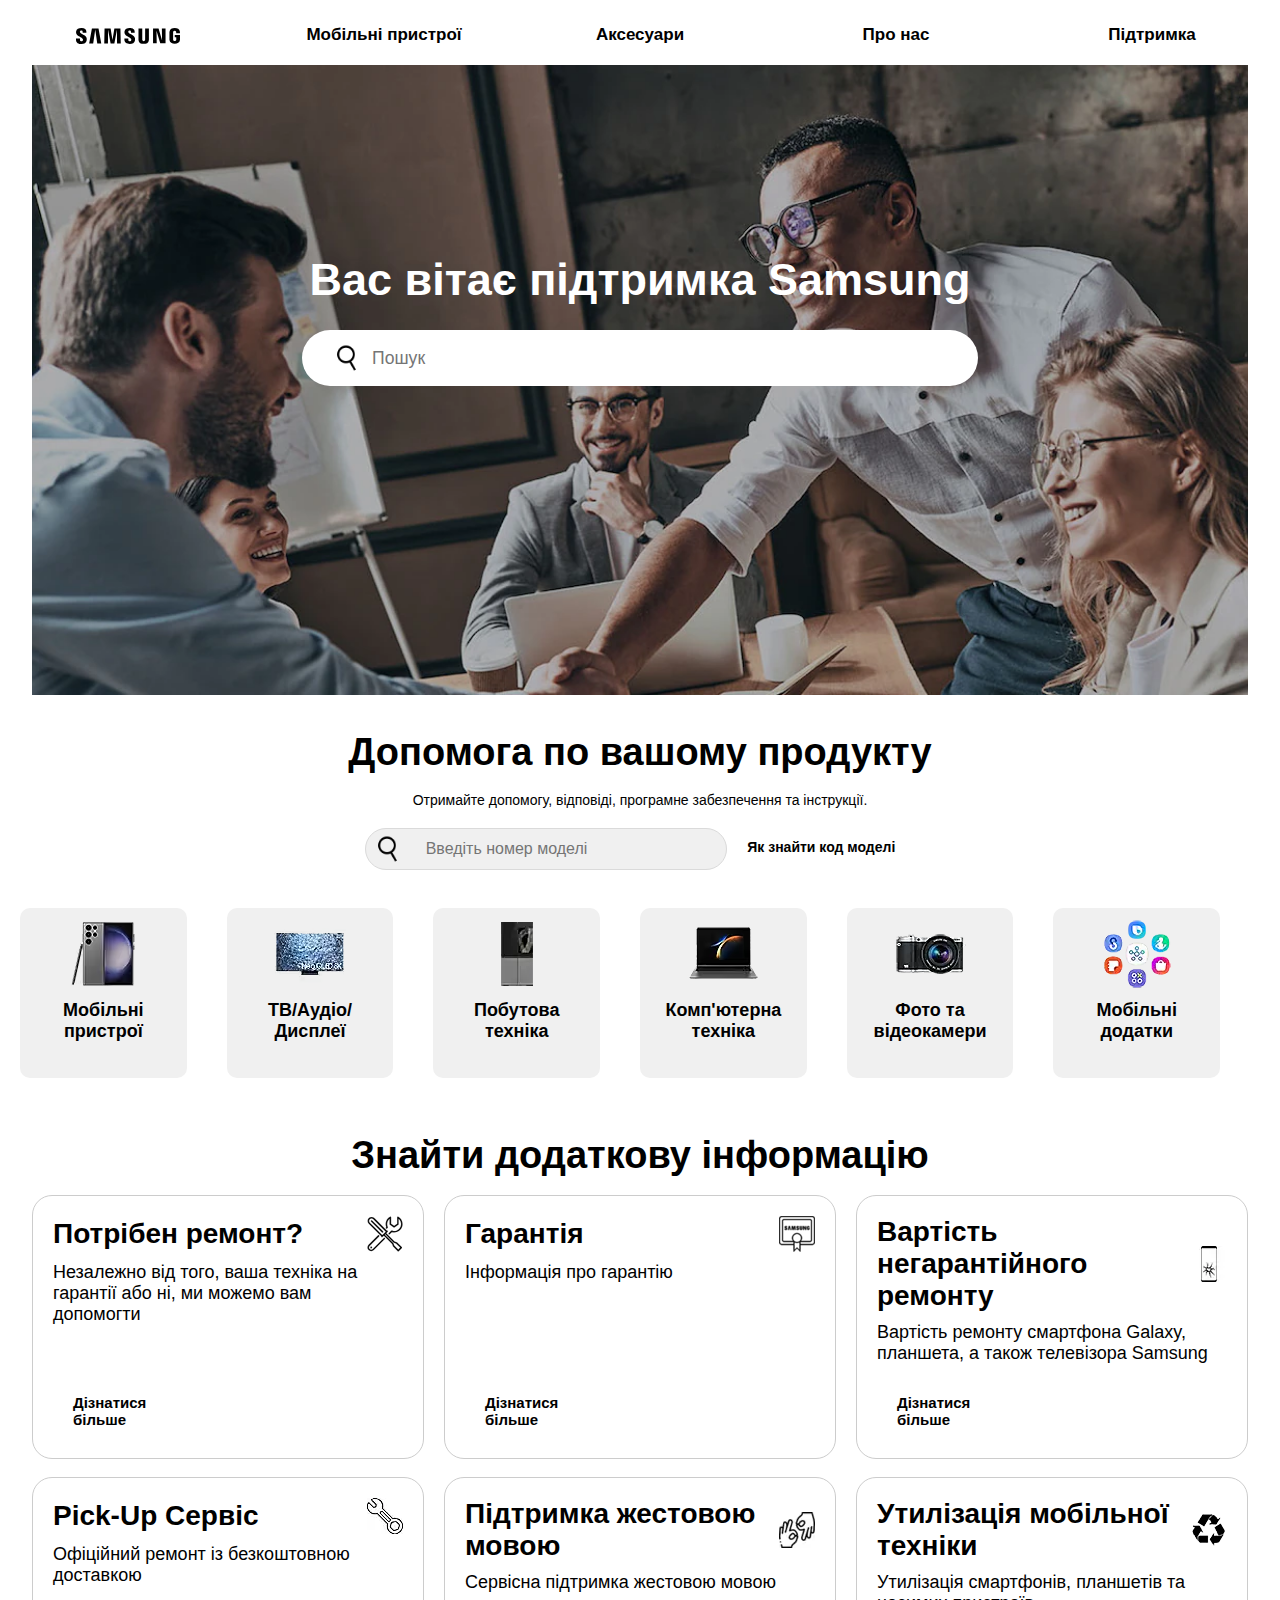
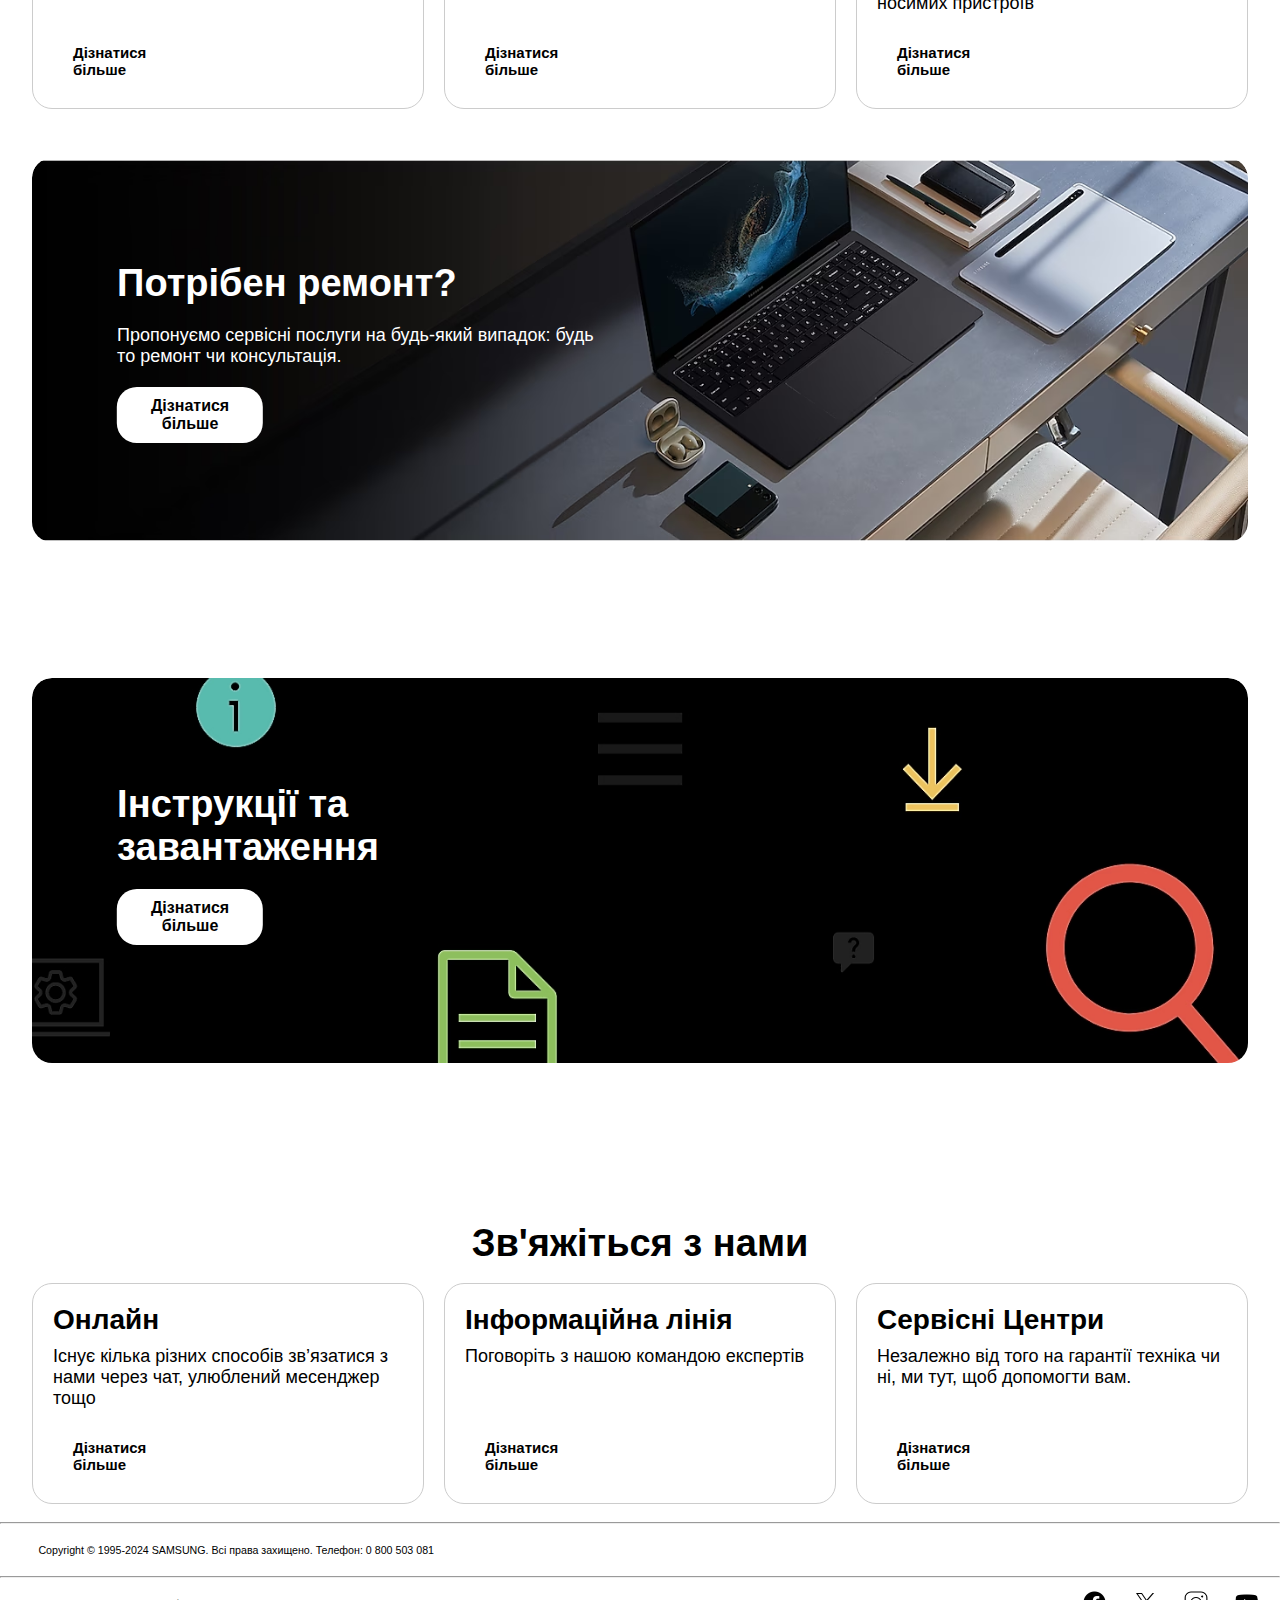
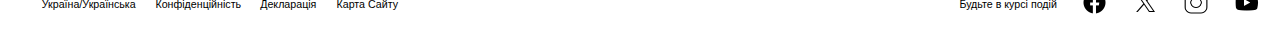
<file: help.html>
<!DOCTYPE html>
<html lang="en">

<head>
    <meta charset="UTF-8">
    <meta name="viewport" content="width=device-width, initial-scale=1.0">
    <title>Samsung</title>
    <link href="https://fonts.cdnfonts.com/css/samsung-sans-4?styles=16048,29956,29957,29955,29954" rel="stylesheet">
    <link href="https://fonts.cdnfonts.com/css/samsungone?styles=20623,20624,20625" rel="stylesheet">
    <link rel="stylesheet" href="style.css">
</head>

<body>

    <header>
        <section class="section section--nav">
            <nav class="navbar" style="margin-top: 10px; margin-bottom: 5px;">
                <a class="logo" href="index.html"><svg class="icon" xmlns="http://www.w3.org/2000/svg" width="120"
                        height="32" viewBox="0 0 120 32">
                        <rect id="Clear_space" width="120" height="32" fill="none"></rect>
                        <path id="Logo_ratio"
                            d="M0,11.651V10.511H3.994v1.45a1.334,1.334,0,0,0,1.494,1.346A1.3,1.3,0,0,0,6.932,12.3a1.833,1.833,0,0,0-.026-1.113C6.133,9.243.851,8.363.18,5.333a5.347,5.347,0,0,1-.025-2.02C.567.88,2.705,0,5.359,0c2.113,0,5.025.492,5.025,3.754V4.816H6.674V3.884A1.275,1.275,0,0,0,5.282,2.537a1.25,1.25,0,0,0-1.365,1.01,2.021,2.021,0,0,0,.026.777c.437,1.734,6.081,2.667,6.7,5.8a6.943,6.943,0,0,1,.025,2.46C10.307,15.068,8.091,16,5.412,16,2.6,16,0,14.99,0,11.651ZM48.392,11.6V10.46h3.943v1.424A1.312,1.312,0,0,0,53.8,13.23a1.286,1.286,0,0,0,1.443-.984,1.759,1.759,0,0,0-.025-1.088c-.748-1.915-5.979-2.8-6.648-5.825a5.215,5.215,0,0,1-.026-1.994C48.959.932,51.1.052,53.7.052c2.088,0,4.973.518,4.973,3.728V4.816H54.989V3.91a1.268,1.268,0,0,0-1.365-1.346,1.2,1.2,0,0,0-1.34.984,2.017,2.017,0,0,0,.025.777c.412,1.734,6,2.641,6.623,5.747a6.806,6.806,0,0,1,.025,2.434c-.361,2.486-2.551,3.392-5.2,3.392C50.97,15.9,48.392,14.887,48.392,11.6Zm14.121.545a5.876,5.876,0,0,1-.025-.985V.44H66.25V11.495a4.111,4.111,0,0,0,.025.57,1.468,1.468,0,0,0,2.835,0,3.97,3.97,0,0,0,.026-.57V.44H72.9V11.158c0,.285-.026.829-.026.985-.257,2.8-2.448,3.7-5.179,3.7S62.771,14.938,62.513,12.143Zm30.974-.156A7.808,7.808,0,0,1,93.435,11V4.712c0-.259.025-.725.051-.985C93.821.932,96.063.052,98.717.052c2.629,0,4.947.88,5.206,3.676a7.185,7.185,0,0,1,.025.985V5.2h-3.762V4.376a3.1,3.1,0,0,0-.051-.57,1.553,1.553,0,0,0-2.964,0,3.088,3.088,0,0,0-.051.7V11.34a4.17,4.17,0,0,0,.026.57A1.472,1.472,0,0,0,98.717,13a1.406,1.406,0,0,0,1.52-1.087,2.09,2.09,0,0,0,.026-.57V9.165h-1.52V6.99H104V11a7.674,7.674,0,0,1-.052.984c-.257,2.718-2.6,3.676-5.231,3.676S93.744,14.705,93.487,11.987ZM41.049,15.378l-.1-13.825L38.369,15.378H34.607L32.055,1.553l-.1,13.825H28.242L28.551.466h6.056l1.881,11.651L38.369.466h6.055l.335,14.912Zm-19.79,0L19.249,1.553,17.187,15.378H13.168L15.9.466h6.623l2.732,14.912Zm62.977-.155L80.5,2.822l.206,12.4H77.046V.466h5.514l3.5,12.013L85.859.466h3.685V15.224Z"
                            transform="translate(8 8)"></path>
                    </svg></a>
                <a class="nav--a" href="mobile.html">Мобільні пристрої</a></li>
                <a class="nav--a" href="accessories.html">Аксесуари</a></li>
                <a class="nav--a" href="about.html">Про нас</a></li>
                <a class="nav--a" href="help.html">Підтримка</a></li>

            </nav>
        </section>
    </header>


    <main>
        <div id="scroll-to-top-button">
            <button class="back"><img src="img/footer/back-removebg-preview.png" alt=""></button>
        </div>

        <div class="help-main">
            <img src="img/support/Contact_Us_KV_1440x640.jpg.webp" alt="">
            <div class="help-content">
                <p class="title" style="font-size: 45px;">Вас вітає підтримка Samsung</p>
                <form action="">
                    <div class="search-container">
                        <a href=""><img src="img/support/109164.png" alt=""></a>
                        <input type="text" placeholder="Пошук">
                    </div>
                </form>
            </div>
        </div>

        <br><br>
        <p class="title">Допомога по вашому продукту</p>
        <br>
        <p class="carousel-text" style="text-align: center; font-size: 14px;">Отримайте допомогу, відповіді, програмне
            забезпечення та інструкції.
        </p>

        <div class="search-container model">
            <div class="input-wrapper">
                <img src="img/support/109164.png" alt="">
                <input type="text" placeholder="Введіть номер моделі">
            </div>
            <a href="" class="more">Як знайти код моделі</a>
        </div>
        <br>

        <div class="help-split">
            <div class="help-split-container">
                <img class="img" src="img/support/Category_MX_72x72.avif" alt="">
                <div class="content">
                    <p class="carousel-text">Мобільні пристрої</p>
                </div>
            </div>
            <div class="help-split-container">
                <img class="img" src="img/support/Category_TV_72x72.avif" alt="">
                <div class="content">
                    <p class="carousel-text">ТВ/Аудіо/Дисплеї
                    </p>
                </div>
            </div>
            <div class="help-split-container">
                <img class="img" src="img/support/Category_HA_72x72.webp" alt="">
                <div class="content">
                    <p class="carousel-text">Побутова техніка
                    </p>
                </div>
            </div>
            <div class="help-split-container">
                <img class="img" src="img/support/Category_PC_72x72.avif" alt="">
                <div class="content">
                    <p class="carousel-text">Комп'ютерна техніка
                    </p>
                </div>
            </div>
            <div class="help-split-container">
                <img class="img" src="img/support/Camera_Product_Support_72x72.webp" alt="">
                <div class="content">
                    <p class="carousel-text">Фото та відеокамери
                    </p>
                </div>
            </div>
            <div class="help-split-container">
                <img class="img" src="img/support/pc-apps-icon-B.webp" alt="">
                <div class="content">
                    <p class="carousel-text">Мобільні додатки
                    </p>
                </div>
            </div>
        </div>

        <br><br>
        <p class="title">Знайти додаткову інформацію</p>

        <br>
        <div class="help-info">
            <div class="help-container" style="margin-right: 20px;">
                <div class="header">
                    <p class="title">Потрібен ремонт?</p>
                    <img src="img/support/repair_icon_v2.svg" alt="">
                </div>
                <p class="carousel-text">Незалежно від того, ваша техніка на гарантії або ні, ми можемо вам допомогти
                </p>
                <a href="" class="more">Дізнатися більше</a>
            </div>
            <div class="help-container" style="margin-right: 20px;">
                <div class="header">
                    <p class="title">Гарантія</p>
                    <img src="img/support/1-pc.webp" alt="">
                </div>
                <p class="carousel-text">Інформація про гарантію
                </p>
                <a href="" class="more">Дізнатися більше</a>
            </div>
            <div class="help-container">
                <div class="header">
                    <p class="title">Вартість негарантійного ремонту</p>
                    <img src="img/support/21-pc.webp" alt="">
                </div>
                <p class="carousel-text">Вартість ремонту смартфона Galaxy, планшета, а також телевізора Samsung
                </p>
                <a href="" class="more">Дізнатися більше</a>
            </div>
        </div>
        <br>
        <div class="help-info">
            <div class="help-container" style="margin-right: 20px;">
                <div class="header">
                    <p class="title">Pick-Up Сервіс</p>
                    <img src="img/support/2-pc.webp" alt="">
                </div>
                <p class="carousel-text">Офіційний ремонт із безкоштовною доставкою
                </p>
                </p>
                <a href="" class="more">Дізнатися більше</a>
            </div>
            <div class="help-container" style="margin-right: 20px;">
                <div class="header">
                    <p class="title">Підтримка жестовою мовою</p>
                    <img src="img/support/sign-language.avif" alt="">
                </div>
                <p class="carousel-text">Сервісна підтримка жестовою мовою
                </p>
                <a href="" class="more">Дізнатися більше</a>
            </div>
            <div class="help-container">
                <div class="header">
                    <p class="title">Утилізація мобільної техніки</p>
                    <img src="img/support/utilization_logo.png" alt="">
                </div>
                <p class="carousel-text">Утилізація смартфонів, планшетів та носимих пристроїв
                </p>
                <a href="" class="more">Дізнатися більше</a>
            </div>
        </div>
        <br><br>


        <div class="about-card help-card" id="about-card-1488">
            <img src="img/support/Repair_Banner_v4_1440x450.avif" alt="">
            <div class="card-info">
                <h2 class="title card-title">Потрібен ремонт?
                </h2>
                <p class="carousel-text">Пропонуємо сервісні послуги на будь-який випадок: будь то ремонт чи
                    консультація.
                </p>
                <button class="carousel-buy">Дізнатися більше</button>
            </div>
        </div>
        <div class="about-card help-card" id="about-card-1488">
            <img src="img/support/download.avif" alt="">
            <div class="card-info">
                <h2 class="title card-title">Інструкції та завантаження
                </h2>
                <button class="carousel-buy">Дізнатися більше</button>
            </div>
        </div>
        <br><br>
        <p class="title">Зв'яжіться з нами</p>
        <br>
        <div class="help-info">
            <div class="help-container" style="margin-right: 20px;">
                <div class="header">
                    <p class="title">Онлайн</p>
                </div>
                <p class="carousel-text">Існує кілька різних способів зв’язатися з нами через чат, улюблений месенджер тощо</p>
                </p>
                <a href="" class="more">Дізнатися більше</a>
            </div>
            <div class="help-container" style="margin-right: 20px;">
                <div class="header">
                    <p class="title">Інформаційна лінія
                    </p>
                </div>
                <p class="carousel-text">Поговоріть з нашою командою експертів

                </p>
                <a href="" class="more">Дізнатися більше</a>
            </div>
            <div class="help-container">
                <div class="header">
                    <p class="title">Сервісні Центри
                    </p>
                </div>
                <p class="carousel-text">Незалежно від того на гарантії техніка чи ні, ми тут, щоб допомогти вам.</p>
                <a href="" class="more">Дізнатися більше</a>
            </div>
        </div>

    </main>
    <br>

    <footer>
        <hr>
        <p class="footer-copyright">Copyright © 1995-2024 SAMSUNG. Всі права захищено. Телефон: 0 800 503 081</p>
        <hr>
        <div class="footer-language-wrap">
            <div class="footer-language">
                <a href="" style="text-decoration: none;">
                    <p class="footer-copyright">Україна/Українська</p>
                </a>
            </div>
            <div class="footer-terms">
                <ul class="terms">
                    <li class="terms-li">
                        <a href="https://www.samsung.com/ua/info/privacy/">
                            <p class="footer-copyright">Конфіденційність</p>
                        </a>
                    </li>
                    <li class="terms-li">
                        <a href="https://www.samsung.com/ua/info/legal/">
                            <p class="footer-copyright">Декларація</p>
                        </a>
                    </li>
                    <li class="terms-li">
                        <a href="https://www.samsung.com/ua/info/sitemap/">
                            <p class="footer-copyright">Карта Сайту</p>
                        </a>
                    </li>
                </ul>
            </div>
            <div class="footer-sns">
                <p class="footer-copyright">Будьте в курсі подій</p>
                <a href="https://www.facebook.com/SamsungUkraine/"><img src="img/footer/icons8-facebook-новый-50.png"
                        alt=""></a>
                <a href="https://twitter.com/samsungukraine"><img src="img/footer/icons8-твиттерх-50.png" alt=""></a>
                <a href="https://www.instagram.com/samsungua/"><img src="img/footer/icons8-instagram-50.png" alt=""></a>
                <a href="https://www.youtube.com/user/SamsungUkraine/"><img src="img/footer/icons8-youtube-50.png"
                        alt=""></a>

            </div>
        </div>
    </footer>
</body>

</html>
</file>
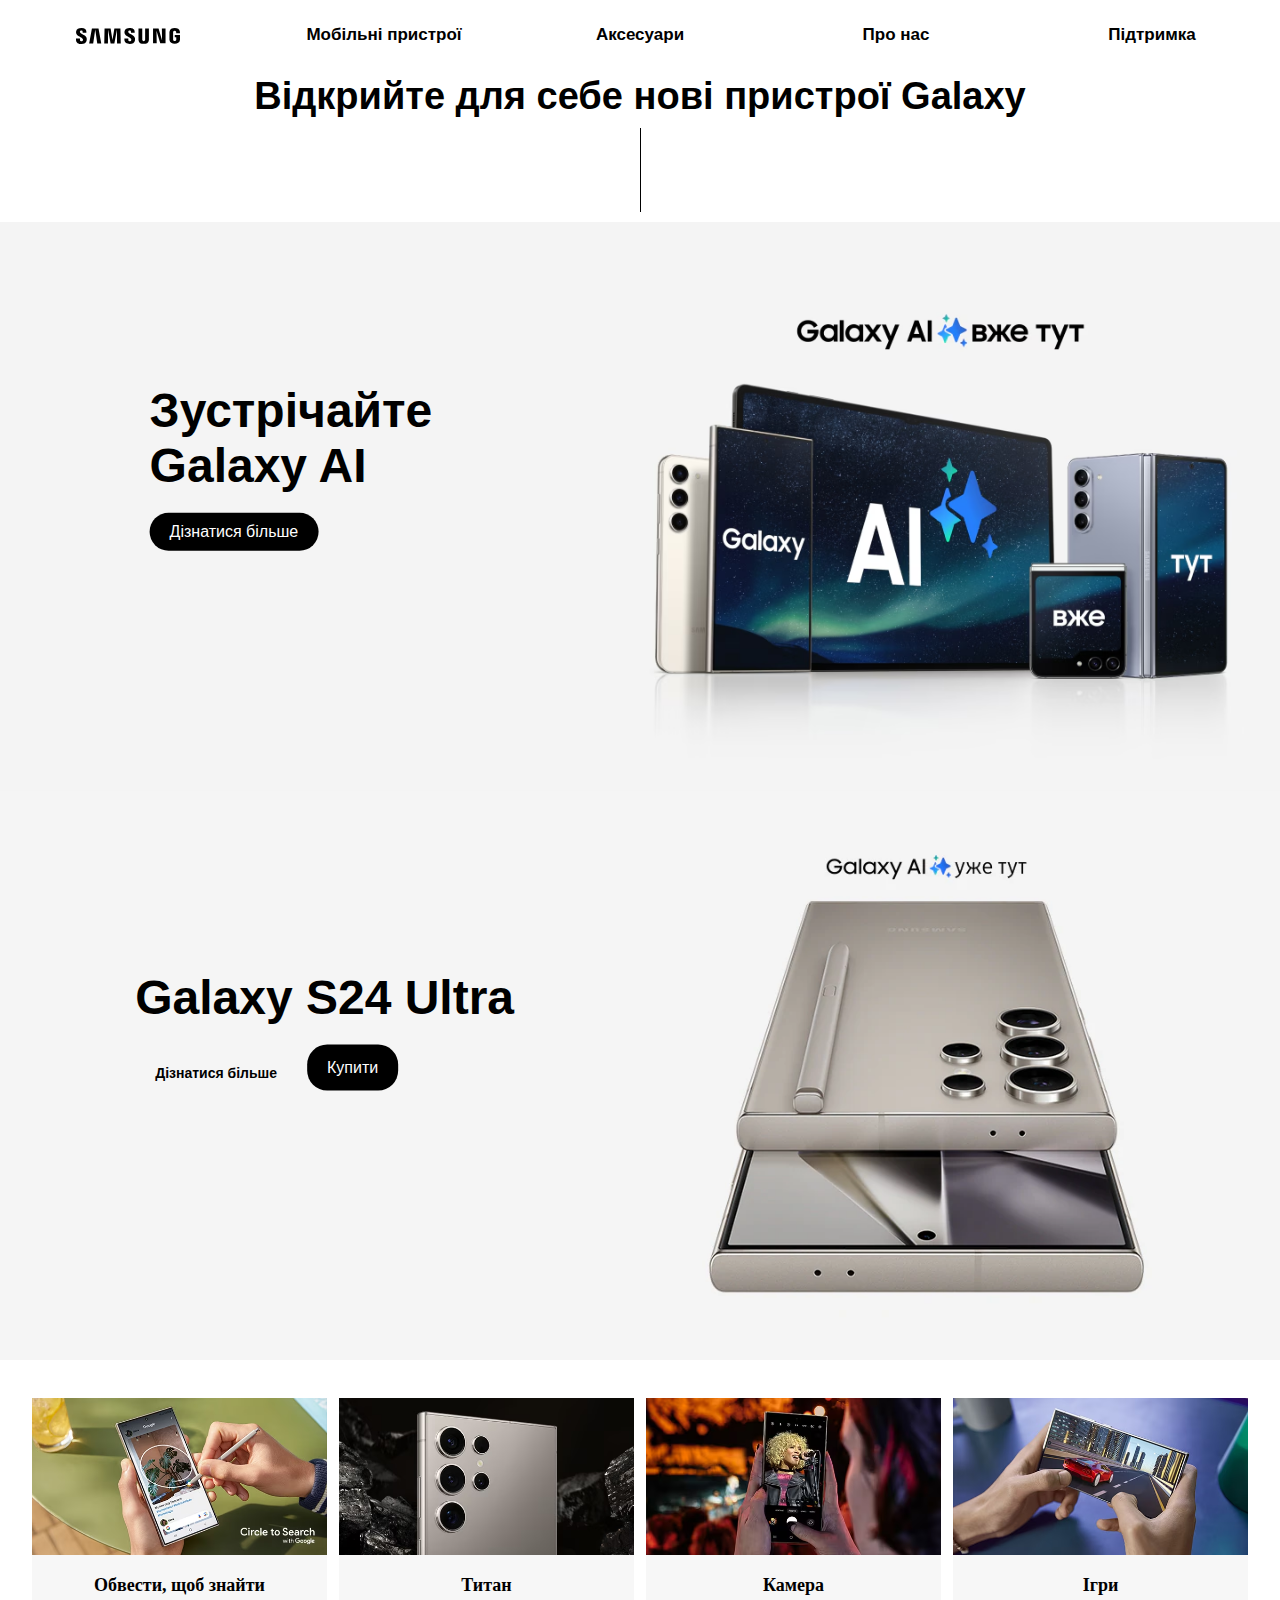
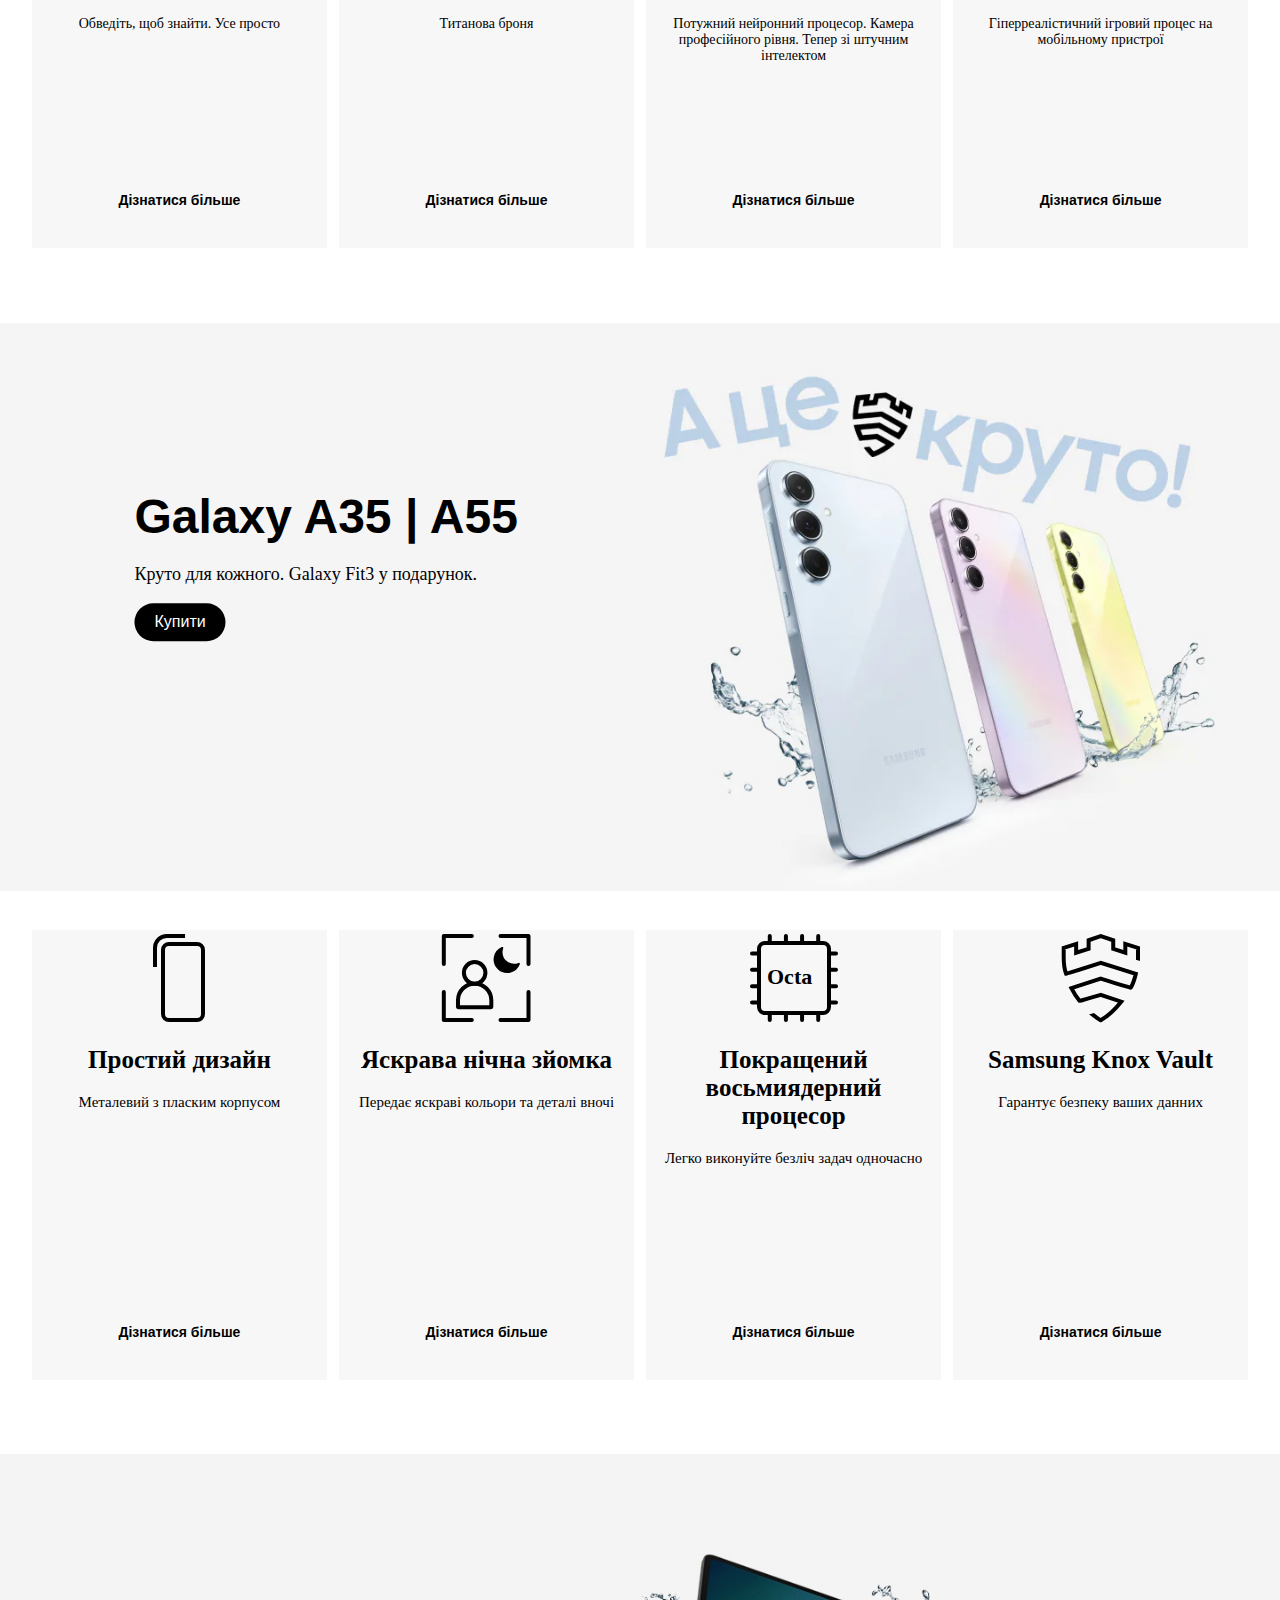
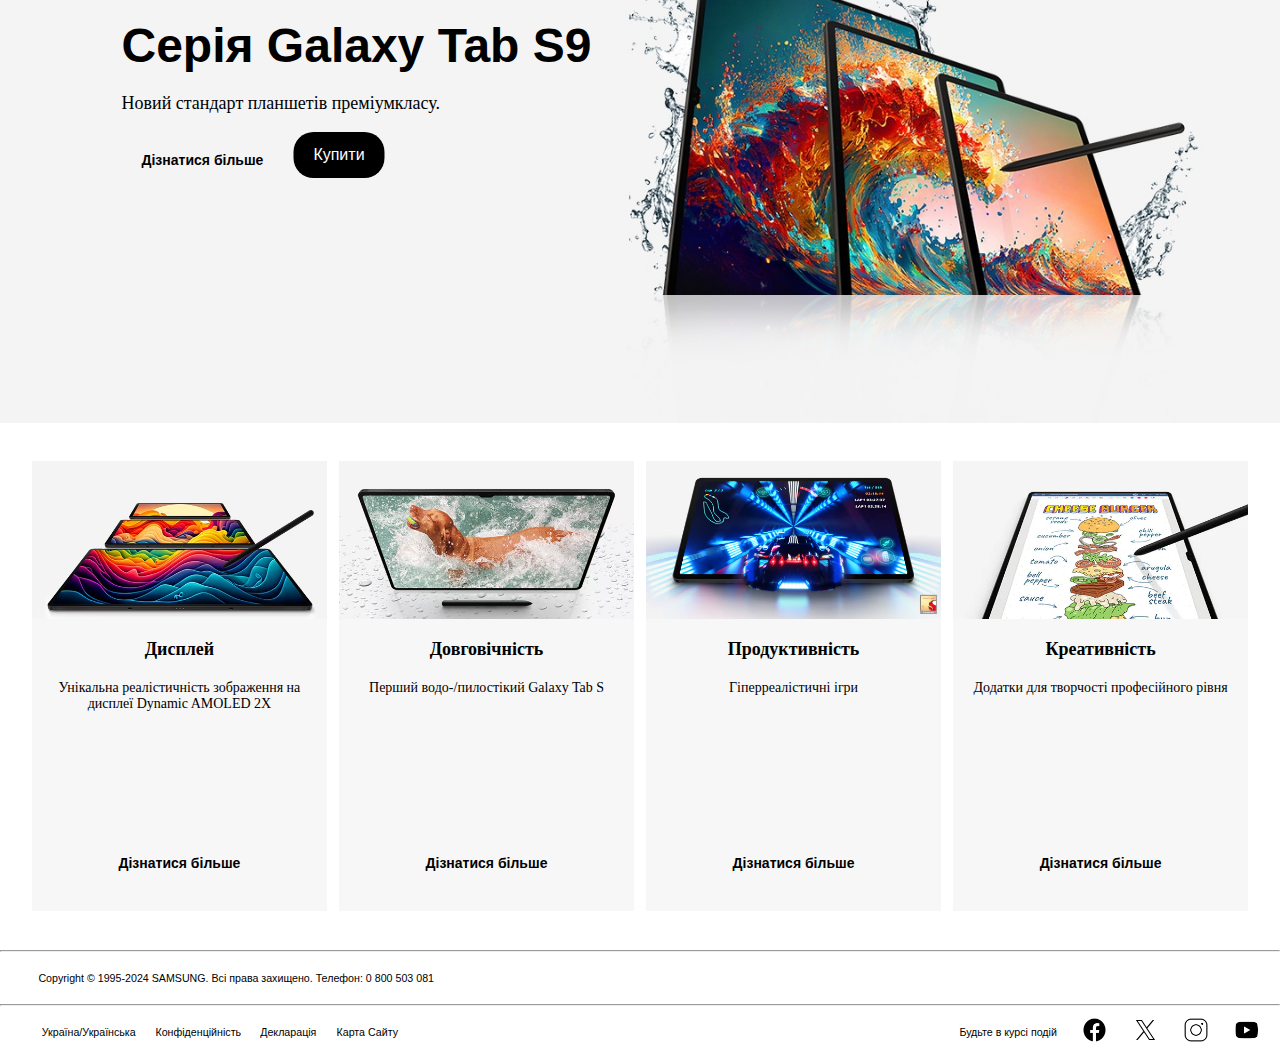
<file: mobile.html>
<!DOCTYPE html>
<html lang="en">

<head>
    <meta charset="UTF-8">
    <meta name="viewport" content="width=device-width, initial-scale=1.0">
    <title>Samsung</title>
    <link href="https://fonts.cdnfonts.com/css/samsung-sans-4?styles=16048,29956,29957,29955,29954" rel="stylesheet">
    <link href="https://fonts.cdnfonts.com/css/samsungone?styles=20623,20624,20625" rel="stylesheet">
    <link rel="stylesheet" href="style.css">
</head>

<body>

    <header>
        <section class="section section--nav">
            <nav class="navbar" style="margin-top: 10px; margin-bottom: 5px;">
                    <a class="logo" href="index.html"><svg class="icon" xmlns="http://www.w3.org/2000/svg" width="120" height="32" viewBox="0 0 120 32">
                        <rect id="Clear_space" width="120" height="32" fill="none"></rect>
                        <path id="Logo_ratio" d="M0,11.651V10.511H3.994v1.45a1.334,1.334,0,0,0,1.494,1.346A1.3,1.3,0,0,0,6.932,12.3a1.833,1.833,0,0,0-.026-1.113C6.133,9.243.851,8.363.18,5.333a5.347,5.347,0,0,1-.025-2.02C.567.88,2.705,0,5.359,0c2.113,0,5.025.492,5.025,3.754V4.816H6.674V3.884A1.275,1.275,0,0,0,5.282,2.537a1.25,1.25,0,0,0-1.365,1.01,2.021,2.021,0,0,0,.026.777c.437,1.734,6.081,2.667,6.7,5.8a6.943,6.943,0,0,1,.025,2.46C10.307,15.068,8.091,16,5.412,16,2.6,16,0,14.99,0,11.651ZM48.392,11.6V10.46h3.943v1.424A1.312,1.312,0,0,0,53.8,13.23a1.286,1.286,0,0,0,1.443-.984,1.759,1.759,0,0,0-.025-1.088c-.748-1.915-5.979-2.8-6.648-5.825a5.215,5.215,0,0,1-.026-1.994C48.959.932,51.1.052,53.7.052c2.088,0,4.973.518,4.973,3.728V4.816H54.989V3.91a1.268,1.268,0,0,0-1.365-1.346,1.2,1.2,0,0,0-1.34.984,2.017,2.017,0,0,0,.025.777c.412,1.734,6,2.641,6.623,5.747a6.806,6.806,0,0,1,.025,2.434c-.361,2.486-2.551,3.392-5.2,3.392C50.97,15.9,48.392,14.887,48.392,11.6Zm14.121.545a5.876,5.876,0,0,1-.025-.985V.44H66.25V11.495a4.111,4.111,0,0,0,.025.57,1.468,1.468,0,0,0,2.835,0,3.97,3.97,0,0,0,.026-.57V.44H72.9V11.158c0,.285-.026.829-.026.985-.257,2.8-2.448,3.7-5.179,3.7S62.771,14.938,62.513,12.143Zm30.974-.156A7.808,7.808,0,0,1,93.435,11V4.712c0-.259.025-.725.051-.985C93.821.932,96.063.052,98.717.052c2.629,0,4.947.88,5.206,3.676a7.185,7.185,0,0,1,.025.985V5.2h-3.762V4.376a3.1,3.1,0,0,0-.051-.57,1.553,1.553,0,0,0-2.964,0,3.088,3.088,0,0,0-.051.7V11.34a4.17,4.17,0,0,0,.026.57A1.472,1.472,0,0,0,98.717,13a1.406,1.406,0,0,0,1.52-1.087,2.09,2.09,0,0,0,.026-.57V9.165h-1.52V6.99H104V11a7.674,7.674,0,0,1-.052.984c-.257,2.718-2.6,3.676-5.231,3.676S93.744,14.705,93.487,11.987ZM41.049,15.378l-.1-13.825L38.369,15.378H34.607L32.055,1.553l-.1,13.825H28.242L28.551.466h6.056l1.881,11.651L38.369.466h6.055l.335,14.912Zm-19.79,0L19.249,1.553,17.187,15.378H13.168L15.9.466h6.623l2.732,14.912Zm62.977-.155L80.5,2.822l.206,12.4H77.046V.466h5.514l3.5,12.013L85.859.466h3.685V15.224Z" transform="translate(8 8)"></path>
                    </svg></a>
                    <a class="nav--a" href="mobile.html">Мобільні пристрої</a></li>
                    <a class="nav--a" href="accessories.html">Аксесуари</a></li>
                    <a class="nav--a" href="about.html">Про нас</a></li>
                    <a class="nav--a" href="help.html">Підтримка</a></li>
    
                </nav>
        </section>
    </header>   

    <main>
        <div id="scroll-to-top-button">
            <button class="back"><img src="img/footer/back-removebg-preview.png" alt=""></button>
        </div>
        <script src="script.js"></script>


        <p class="title" style="margin-top: 10px;">
            Відкрийте для себе нові пристрої Galaxy
        </p>
        <img src="img/mobile/00-ft02-line-pc-1440x84.webp" alt="" style="margin-top: 10px; margin-bottom: 10px;">

        <div class="mobile-item">
            <img src="img/mobile/galaxyAI.avif" alt="">
            <div class="mobile-information">
                <p class="title">Зустрічайте <br>Galaxy AI</p>
                <button class="carousel-buy">Дізнатися більше</button>
            </div>

        </div>

        <div class="mobile-item">
            <img src="img/mobile/UA_01-hd01-E3-kv-pc-1440x640.webp" alt="">
            <div class="mobile-information">
                <p class="title">Galaxy S24 Ultra</p>
                <div style="display: flex; flex-direction: row;">
                    <button class="more">Дізнатися більше</button>
                    <button class="carousel-buy">Купити</button>
                </div>
            </div>
        </div>

        <div class="mobile-split">
            <div class="split-container">
                <img class="img" src="img/mobile/02-01-ft12-E3-chat-assist-pc-570x304.avif" alt="">
                <div class="content">
                    <p class="title">Обвести, щоб знайти</p>
                    <p class="split-text">Обведіть, щоб знайти. Усе просто</p>
                    <a href="" class="more">Дізнатися більше</a>
                </div>
            </div>
            <div class="split-container">
                <img class="img" src="img/mobile/02-02-ft12-E3-titanium-pc-570x304.avif" alt="">
                <div class="content">
                    <p class="title">Титан</p>
                    <p class="split-text">Титанова броня</p>
                    <a href="" class="more">Дізнатися більше</a>
                </div>
            </div>
            <div class="split-container">
                <img class="img" src="img/mobile/02-03-ft12-E3-camera-pc-570x304-ezgif.com-webp-to-avif-converter.avif"
                    alt="">
                <div class="content">
                    <p class="title">Камера</p>
                    <p class="split-text">Потужний нейронний процесор. Камера професійного рівня. Тепер зі штучним
                        інтелектом</p>
                    <a href="" class="more">Дізнатися більше</a>
                </div>
            </div>
            <div class="split-container">
                <img class="img" src="img/mobile/02-04-ft12-E3-gaming-pc-570x304.avif" alt="">
                <div class="content">
                    <p class="title">Ігри</p>
                    <p class="split-text">Гіперреалістичний ігровий процес на мобільному пристрої</p>
                    <a href="" class="more">Дізнатися більше</a>
                </div>
            </div>
        </div>

        <br><br>

        <div class="mobile-item">
            <img src="img/mobile/2_2024-03-21_17-07-32-739.webp" alt="">
            <div class="mobile-information">
                <p class="title">Galaxy A35 | A55</p>
                <p class="split-text" style="font-size: 18px; font-family: 'SamsungOne';">Круто для кожного. Galaxy Fit3
                    у подарунок.
                </p>
                <br>
                <div style="display: flex; flex-direction: row;">
                    <button class="carousel-buy">Купити</button>
                </div>
            </div>
        </div>

        <div class="mobile-split">
            <div class="split-container">
                <img src="img/mobile/sm-a556top4-feature_icon_01_design (1).svg" alt="" style="max-height: 35%;">
                <div class="content">
                    <p class="title-big">Простий дизайн
                    </p>
                    <p class="split-text-big">Металевий з пласким корпусом

                    </p>
                    <a href="" class="more">Дізнатися більше</a>
                </div>
            </div>
            <div class="split-container">
                <img src="img/mobile/sm-a556top4-feature_icon_02_camera.svg" alt="">
                <div class="content">
                    <p class="title-big">Яскрава нічна зйомка
                    </p>
                    <p class="split-text-big">Передає яскраві кольори та деталі вночі

                    </p>
                    <a href="" class="more">Дізнатися більше</a>
                </div>
            </div>
            <div class="split-container">
                <img src="img/mobile/sm-a556top4-feature_icon_03_ap.svg" alt="">
                <div class="content">
                    <p class="title-big">Покращений восьмиядерний процесор
                    </p>
                    <p class="split-text-big">Легко виконуйте безліч задач одночасно

                    </p>
                    <a href="" class="more">Дізнатися більше</a>
                </div>
            </div>
            <div class="split-container">
                <img src="img/mobile/sm-a556top4-feature_icon_04_security.svg" alt="">
                <div class="content">
                    <p class="title-big">Samsung Knox Vault
                    </p>
                    <p class="split-text-big">Гарантує безпеку ваших данних

                    </p>
                    <a href="" class="more">Дізнатися більше</a>
                </div>
            </div>
        </div>

        <br><br>

        <div class="mobile-item">
            <img src="img/mobile/07-hd01-Tab-S9-Series-kv-pc-1440x640.jpg" alt="">
            <div class="mobile-information">
                <p class="title">Серія Galaxy Tab S9</p>
                <p class="split-text" style="font-size: 18px; font-family: 'SamsungOne';">Новий стандарт планшетів
                    преміумкласу.
                </p>
                <br>
                <div style="display: flex; flex-direction: row;">
                    <a href="" class="more">Дізнатися більше</a>
                    <button class="carousel-buy">Купити</button>
                </div>
            </div>
        </div>

        <div class="mobile-split">
            <div class="split-container">
                <img class="img" src="img/mobile/08-01-ft12-Tab-S9-Series-Display-pc-570x304.avif" alt="">
                <div class="content">
                    <p class="title">Дисплей
                    </p>
                    <p class="split-text">Унікальна реалістичність зображення на дисплеї Dynamic AMOLED 2X

                    </p>
                    <a href="" class="more">Дізнатися більше</a>
                </div>
            </div>
            <div class="split-container">
                <img class="img" src="img/mobile/08-02-ft12-Tab-S9-Series-Durability-pc-570x304.avif" alt="">
                <div class="content">
                    <p class="title">Довговічність</p>
                    <p class="split-text">Перший водо-/пилостікий Galaxy Tab S

                    </p>
                    <a href="" class="more">Дізнатися більше</a>
                </div>
            </div>
            <div class="split-container">
                <img class="img" src="img/mobile/08-03-ft12-Tab-S9-Series-Performance-pc-570x304.avif" alt="">
                <div class="content">
                    <p class="title">Продуктивність
                    </p>
                    <p class="split-text">Гіперреалістичні ігри

                    </p>
                    <a href="" class="more">Дізнатися більше</a>
                </div>
            </div>
            <div class="split-container">
                <img class="img" src="img/mobile/08-04-ft12-Tab-S9-Series-Creativity-pc-570x304.webp" alt="">
                <div class="content">
                    <p class="title">Креативність</p>
                    <p class="split-text">Додатки для творчості професійного рівня
                    </p>
                    <a href="" class="more">Дізнатися більше</a>
                </div>
            </div>
        </div>




    </main>

    <footer>
        <hr>
        <p class="footer-copyright">Copyright © 1995-2024 SAMSUNG. Всі права захищено. Телефон: 0 800 503 081</p>
        <hr>
        <div class="footer-language-wrap">
            <div class="footer-language">
                <a href="#" style="text-decoration: none;">
                    <p class="footer-copyright">Україна/Українська</p>
                </a>
            </div>
            <div class="footer-terms">
                <ul class="terms">
                    <li class="terms-li">
                        <a href="https://www.samsung.com/ua/info/privacy/">
                            <p class="footer-copyright">Конфіденційність</p>
                        </a>
                    </li>
                    <li class="terms-li">
                        <a href="https://www.samsung.com/ua/info/legal/">
                            <p class="footer-copyright">Декларація</p>
                        </a>
                    </li>
                    <li class="terms-li">
                        <a href="https://www.samsung.com/ua/info/sitemap/">
                            <p class="footer-copyright">Карта Сайту</p>
                        </a>
                    </li>
                </ul>
            </div>
            <div class="footer-sns">
                <p class="footer-copyright">Будьте в курсі подій</p>
                <a href="https://www.facebook.com/SamsungUkraine/"><img src="img/footer/icons8-facebook-новый-50.png"
                        alt=""></a>
                <a href="https://twitter.com/samsungukraine"><img src="img/footer/icons8-твиттерх-50.png" alt=""></a>
                <a href="https://www.instagram.com/samsungua/"><img src="img/footer/icons8-instagram-50.png" alt=""></a>
                <a href="https://www.youtube.com/user/SamsungUkraine/"><img src="img/footer/icons8-youtube-50.png"
                        alt=""></a>

            </div>
        </div>
    </footer>
</body>

</html>
</file>
<file: style.css>
* {
    margin: 0;
    padding: 0;
}

.section--nav {
    margin: 0;
    padding: 0;
}

.navbar {
    display: flex;
    justify-content: space-between;
    padding-left: 0;
    list-style: none;
    width: 100%;
    background-color: white;
}

.nav--a {
    text-decoration: none;
    color: black;
    display: flex;
    align-items: center;
    justify-content: center;
    width: 100%;
    height: 50px;
    font-size: 17px;
    font-family: 'SamsungOne', sans-serif;
    font-weight: 600;
    position: relative;
    overflow: hidden;
    transition: color 0.3s;
    z-index: 1;
}

.nav--a::before {
    content: "";
    position: absolute;
    top: 50%;
    left: 50%;
    width: 0;
    height: 0;
    border-radius: 25px;
    background-color: black;
    transition: width 0.3s, height 0.3s, top 0.3s, left 0.3s;
    transform: translate(-50%, -50%);
    z-index: -1;
}

.nav--a:hover::before {
    width: 100%;
    height: 100%;
    top: 50%;
    left: 50%;
    transform: translate(-50%, -50%);
}

.navbar a.nav--a:hover {
    color: white !important;
}

.navbar a {
    flex: 1;
    text-align: center;
}

.logo {
    margin-top: 10px;
}

/* MAIN */


.carousel {
    position: relative;
    width: 95%;
    height: 90%;
    overflow: hidden;
    box-shadow: 0 4px 8px rgba(0, 0, 0, 0.2);
    margin-top: 10px;

}

.carousel-inner {
    display: flex;
    transition: transform 0.5s ease;
}

.carousel-item {
    position: relative;
    min-width: 100%;
    transition: opacity 0.5s ease;
}

.carousel-item img {
    width: 100%;
    display: block;
}

.carousel-button {
    position: absolute;
    top: 50%;
    transform: translateY(-50%);
    background-color: rgba(0, 0, 0, 0.5);
    color: white;
    border: none;
    padding: 10px;
    cursor: pointer;
    z-index: 100;
    border-radius: 50%;
    transition: background-color 0.3s ease;
}

.carousel-button:hover {
    background-color: rgba(0, 0, 0, 0.7);
}

.carousel-button.prev {
    left: 10px;
}

.carousel-button.next {
    right: 10px;
}

.carousel-content {
    position: absolute;
    top: 20%;
    left: 20%;
    transform: translateX(-50%);
    display: flex;
    flex-direction: column;
    align-items: flex-start;
    color: black;
}

.carousel-title {
    font-family: 'Samsung Sharp Sans', sans-serif;
    font-weight: bold;
    font-size: 48px;
    line-height: 1.2;
    margin-bottom: 10px;
}

.carousel-text {
    font-family: 'SamsungOne', sans-serif;
    font-size: 20px;
    margin-bottom: 20px;
}

.carousel-buy {
    padding: 10px 20px;
    background-color: black;
    color: white;
    border: none;
    border-radius: 20px;
    cursor: pointer;
    font-size: 16px;
    transition: background-color 0.3s ease;
    font-family: 'SamsungOne', sans-serif;

}

.carousel-buy:hover {
    background-color: #464646;
}


.carousel-buy-white {
    padding: 10px 20px;
    border: none;
    border-radius: 20px;
    cursor: pointer;
    font-size: 16px;
    transition: background-color 0.3s ease;
    font-family: 'SamsungOne', sans-serif;
    background-color: white;
    color: black;
}


.carousel-buy-white:hover {
    background-color: #464646;
}

main {
    display: flex;
    flex-direction: column;
    align-items: center;
}

.title {
    font-weight: 700;
    font-family: 'Samsung Sharp Sans', sans-serif;
    font-size: 38px;
}



/* Основний контейнер */

.proposals {
    display: flex;
    width: 100%;
    height: 90vh;
}

.proposals-official,
.proposals-products {
    width: 50%;
    height: 100%;
    box-sizing: border-box;
}

.proposals-official {
    display: flex;
    flex-direction: column;
    align-items: center;
    justify-content: center;
    position: relative;
    margin-top: 15px;
}

.proposals-official img {
    border-radius: 20px;
}

.proposals-products {
    display: flex;
    flex-direction: column;
    justify-content: space-between;
}

.block1,
.block2 {
    display: flex;
    flex: 1;
}

.container {
    flex: 1;
    display: flex;
    flex-direction: column;
    align-items: center;
    justify-content: center;
    position: relative;
    box-sizing: border-box;
    margin-right: 20px;
    height: 90%;
}

.container img {
    width: 100%;
    height: 102%;
    border-radius: 20px;
}

.official-text {
    position: absolute;
    bottom: 9%;
    text-align: center;
    font-family: 'SamsungOne', sans-serif;
    font-size: 25px;
    font-weight: bold;
}

.container p {
    position: absolute;
    bottom: 20%;
    text-align: center;
    font-family: 'SamsungOne', sans-serif;
    font-size: 18px;
    font-weight: bold;
}

.official-button {
    position: absolute;
    bottom: 1%;
    padding: 10px 20px;
    background-color: black;
    color: white;
    border: none;
    border-radius: 20px;
    cursor: pointer;
    font-size: 16px;
    transition: background-color 0.3s ease;
    font-family: 'SamsungOne', sans-serif;

}

.proposals-button {
    position: absolute;
    bottom: 4%;
    padding: 10px 20px;
    background-color: black;
    color: white;
    border: none;
    border-radius: 20px;
    cursor: pointer;
    font-size: 16px;
    transition: background-color 0.3s ease;
    font-family: 'SamsungOne', sans-serif;

}


.proposals-button:hover {
    background-color: #464646;
}

.official-button:hover {
    background-color: #464646;
}


.container:hover img,
.proposals-official:hover img {
    transform: scale(1.03);
    transition: transform 0.3s ease;
}




.products-container {
    margin-top: 60px;
    gap: 0;
}

.product {
    position: relative;
    text-align: center;
    flex: 1;
}

.product img {
    width: 100%;
}

.product-title {
    position: absolute;
    left: 50%;
    transform: translateX(-50%);
    color: white;
    font-weight: 700;
    font-family: 'Samsung Sharp Sans', sans-serif;
    font-size: 46px;
}

.product-title.top {
    top: 5%;
}

.product-title.bottom {
    top: 78%;
    white-space: nowrap;
}

.product-text {
    position: absolute;
    top: 87%;
    left: 50%;
    transform: translateX(-50%);
    font-family: 'SamsungOne', sans-serif;
    font-size: 18px;
    color: white;
}

.actions {
    position: absolute;
    top: 91%;
    left: 50%;
    transform: translateX(-50%);
    display: flex;
    gap: 10px;
}

.more,
.product-button {
    padding: 10px 20px;
    border: none;
    border-radius: 20px;
    cursor: pointer;
    font-size: 14px;
    font-family: 'SamsungOne', sans-serif;
}

.product-button {
    background-color: black;
    color: white;
    text-decoration: none;
}

.product-button:hover {
    background-color: #464646;
}

.more {
    position: relative;
    color: black;
    text-decoration: none;
    background-color: transparent;
    font-size: 14px;
    font-weight: bold;
}

.more::after {
    content: "";
    position: absolute;
    width: 0; 
    height: 2px;
    bottom: 5px;
    left: 50%; 
    background-color: black;
    transition: width 0.3s ease, left 0.3s ease;
    transform: translateX(-50%); 
}

.more:hover::after {
    width: calc(100% - 20px); 
    left: 50%; 
}



/* FOOTER */

.footer-copyright {
    max-width: 71.04166667vw;
    font-size: .83333333vw;
    font-family: 'SamsungOne', arial, sans-serif;
    margin: 20px;
    margin-left: 3%;
}

.footer-sns {
    display: flex;
    flex-direction: row;
    align-items: center;
    margin-left: 43%;
}

.footer-language-wrap {
    display: flex;
    flex-direction: row;
    align-items: center;
    margin-left: 3%;
    white-space: nowrap;

}

.footer-sns img {
    height: 50%;
    width: 50%;
    margin-left: 5px;
    margin-right: 5px;
}

.terms {
    list-style: outside none none;
    display: flex;
    flex-direction: row;
    align-items: center;
}

.terms :first-child {
    border-left: 1px black;
}

footer a {
    text-decoration: none;
    color: black;
    font-family: 'SamsungOne', arial, sans-serif;

}






.mobile-item {
    position: relative;
    display: block;
}

.mobile-item img {
    width: 100%;
    height: auto;
    display: block;
}

.mobile-information {
    position: absolute;
    top: 40%;
    left: 15%;
    transform: translate(-15%, -40%);
}

.mobile-information .title {

    margin: 0;
    margin-bottom: 20px;
    font-weight: 700;
    font-family: 'Samsung Sharp Sans', sans-serif;
    font-size: 48px;
    color: black;
}

.more,
.buy {
    margin-top: 10px;
    padding: 10px 20px;
}


.mobile-information div {
    display: flex;
    flex-direction: row;
    gap: 10px;
}




.mobile-split {
    display: flex;
    flex-direction: row;
    height: 50vh;
    width: 95%;
    margin: 3% auto;
    gap: 1%;
}

.split-container {
    flex: 1;
    display: flex;
    flex-direction: column;
    align-items: center;
    text-align: center;
    background-color: #f7f7f7;
}

.split-container .img {
    width: 100%;
    max-height: 55%;
    object-fit: cover;
}

.split-container p,
.split-container a {
    margin: 0;
    padding: 10px 0;
}

.split-container .title {
    font-size: 18px;
    font-family: 'SamsungOne';
}

.split-container .title-big {
    font-size: 25px;
    font-family: 'SamsungOne';
    font-weight: bold;
}

.split-container .split-text {
    font-size: 14px;
    color: black;
    flex-grow: 1;
    font-family: 'SamsungOne';

}

.split-container .split-text-big {
    font-size: 15px;
    color: black;
    flex-grow: 1;
    font-family: 'SamsungOne';

}

.split-container .more {
    display: inline-block;
    padding: 10px 20px;

    text-decoration: none;
    margin-bottom: 20px;
}


.split-container .content {
    background-color: #f7f7f7 !important;
    width: 100%;
    padding: 10px;
    box-sizing: border-box;
    flex-grow: 1;
    display: flex;
    flex-direction: column;
    align-items: center;
}





.accessories-split {
    display: flex;
    flex-wrap: wrap;
    justify-content: space-between;
    width: 90%;
    gap: 1%;
    background-color: transparent;
}

.accessories-split-container {
    flex: 1 1 calc(25% - 1%);
    display: flex;
    flex-direction: column;
    align-items: center;
    text-align: center;
    margin: 10px 0;
    background-color: white;
}

.accessories-split-container .img {
    width: 100%;
    height: 60%;
    object-fit: cover;
    border-radius: 20px;
}

.accessories-split-container .content {
    width: 100%;
    padding: 10px;
    box-sizing: border-box;
    flex-grow: 1;
    display: flex;
    flex-direction: column;
    align-items: center;
}

.accessories-split-container .title {
    font-size: 25px;
    font-family: 'Samsung Sharp Sans', sans-serif;
    margin: 10px 0;
}

.accessories-split-container .carousel-buy {
    display: inline-block;
    padding: 10px 20px;
    margin: 10px 0;
    color: white;
    text-decoration: none;
    border: none;
    cursor: pointer;
    transition: background-color 0.3s;
}

.accessories-split-container {
    font-family: 'SamsungOne';
}





.about-card {
    position: relative;
    width: 95%;
    border-radius: 20px;
    overflow: hidden;
    margin: 0 auto;
    margin-top: 1%;
    margin-bottom: 1%;
}

.about-card img {
    width: 100%;
    border-radius: 20px;
}

.card-info {
    position: absolute;
    top: 17%;
    left: 27%;
    width: 40%;
    transform: translateX(-50%);
    display: flex;
    flex-direction: column;
    color: white;
    padding: 20px;
}

.card-title {
    margin-bottom: 20px;
}

.card-info .carousel-text {
    font-size: 18px;
}

.card-more {
    position: absolute;
    bottom: 8%;
    right: 4%;
    width: 50px;
    height: 50px;
    border: 2px solid #fff;
    background-color: #fff;
    color: #000;
    border-radius: 50%;
    font-size: 1.8em;
    font-weight: bold;
    line-height: 36px;
    text-align: center;
    cursor: pointer;
    transition: all 0.3s ease;
}

.card-more:hover {
    background-color: #000;
    color: #fff;
    border: 2px solid #fff;
}




.modal {
    display: none;
    position: fixed;
    z-index: 1;
    left: 0;
    top: 0;
    width: 100%;
    height: 100%;
    overflow: hidden;
    background-color: rgba(23, 23, 23, 0.226);
    backdrop-filter: blur(20px);
}

.modal-content {
    background-color: #fefefe;
    top: 15%;
    margin: auto;
    padding: 20px;
    width: 80%;
    height: 65%;
    border-radius: 20px;
    overflow-y: auto;
    position: relative;
}

.close {
    color: #aaa;
    position: absolute;
    top: 10px;
    right: 20px;
    font-size: 28px;
    font-weight: bold;
}

.close:hover,
.close:focus {
    color: black;
    text-decoration: none;
    cursor: pointer;
}

.modal-text {
    font-size: 18px;
    line-height: 1.6;
    font-family: 'SamsungOne', sans-serif;
    margin-left: 3%;
    margin-top: -20px;
}

.modal-content .title {
    margin: 3%;
}

.modal-main-text {
    margin: 0;
    padding: 0;
}


.modal-title {
    font-size: 36px;
    font-family: 'SamsungOne', sans-serif;
    margin-bottom: -40px;
    margin-top: 30px;
}

.modal-small-title {
    font-size: 24px;
    font-family: 'SamsungOne', sans-serif;

}


#scroll-to-top-button {
    position: fixed;
    bottom: 20px;
    right: 20px;
    z-index: 100;
    display: none;
    cursor: pointer;

}

#scroll-to-top-button.show {


    display: block;
}

#scroll-to-top-button button {
    width: 50px;
    height: 50px;
    background-color: #5959598c;
    border-radius: 50%;
    align-items: center;
    border: none;
}

#scroll-to-top-button img {
    width: 20px;
    height: 15px;

}





.help-main {
    position: relative;
    width: 95%;
    height: 70vh; 
    margin: 0 auto;
}

.help-main img {
    width: 100%;
    height: 100%;
    object-fit: cover;
}

.help-content {
    position: absolute;
    top: 30%; 
    left: 50%;
    transform: translateX(-50%);
    width: 100%;
    text-align: center;
    color: white;
}

.help-content .title {
    font-size: 2em;
    margin-bottom: 2%;
}

.help-content form {
    display: flex;
    justify-content: center;
}

.search-container {
    position: relative;
    width: 70%;
}

.search-container img {
    position: absolute;
    left: 14%;
    top: 50%;
    transform: translateY(-50%);
    width: 25px; 
    height: 25px; 
}

.search-container input[type="text"] {
    width: 70%;
    padding: 10px 10px 10px 70px; 
    height: 4vh; 
    border: none;
    border-radius: 50px; 
    background-color: white;
    font-size: 1.1em;
    font-family: 'SamsungOne', sans-serif;
}




.model {
    display: flex;
    flex-direction: row;
    align-items: center;
    justify-content: center; 
    width: 63%; 
}

.input-wrapper {
    position: relative;
    width: 40%;
}

.input-wrapper img {
    position: absolute;
    left: 10px;
    top: 50%;
    transform: translateY(-50%);
    width: 25px; 
    height: 25px; 
}

.input-wrapper input[type="text"] {
    width: 90%;
    padding: 5px 10px 5px 60px; 
    height: 30px; 
    border: 1px solid #dadada; 
    border-radius: 50px; 
    background-color:  #f0f0f0; 
    font-size: 1em;
}

.search-container .more {
    margin-top: -5px;
    margin-left: 40px; 
}


.content .carousel-text {
    font-size: 18px;
    font-weight: bold;
}




.help-split {
    display: flex;
    justify-content: space-between; 
    align-items: stretch; 
    padding: 20px;
}

.help-split-container {
    display: flex;
    flex-direction: column; 
    align-items: center; 
    flex-basis: 24%; 
    background-color: #f0f0f0; 
    padding: 10px;
    border-radius: 10px; 
    min-height: 150px; 
    flex-grow: 1; 
    margin-right: 40px; 
    max-width: calc(100% / 6 - 10px);
}

.help-split-container:hover {
    background-color: #e2e2e2; 
    cursor: pointer; 
}

.help-split-container img {
    width: 72px;
    height: 72px;
}

.help-split-container .content {
    margin-top: 10px; 
    text-align: center; 
    flex-grow: 1; 
    display: flex;
    flex-direction: column;
    justify-content: flex-start; 
}





.help-info {
    display: flex;
    justify-content: space-between; 
    width: 95%;
}

.help-container {
    flex: 1; 
    background-color: #ffffff; 
    border: 1px solid #cccccc;
    border-radius: 20px; 
    padding: 20px; 
    display: flex;
    flex-direction: column;
}

.help-container .header {
    display: flex;
    justify-content: space-between; 
    align-items: center; 
    margin-bottom: 10px; 
}

.help-container .title {
    font-size: 28px;
    font-family: 'SamsungOne', sans-serif;
    font-weight: 700;
}

.help-container img {
    width: 36px; 
    height: 36px; 
}

.help-container .carousel-text {
    font-size: 18px;
    flex-grow: 1;
}

.help-container .more {
    font-size: 15px;
    margin-top: auto;
    width: 29%;
}


.about-card .carousel-buy {
    background-color: white; 
    color: black; 
    font-weight: bold;
    width: 30%;
    cursor: pointer;
    transition: all 0.3s ease;
}

.about-card .carousel-buy:hover{
    background-color: #c1c1c1;
}

.help-card {
    height: 55vh;
    overflow: hidden; 
    transition: transform 0.3s ease; 
}

.help-card img {
    width: 100%;
    transition: transform 0.3s ease;
}

.help-card:hover img {
    transform: scale(1.1);
}
</file>
